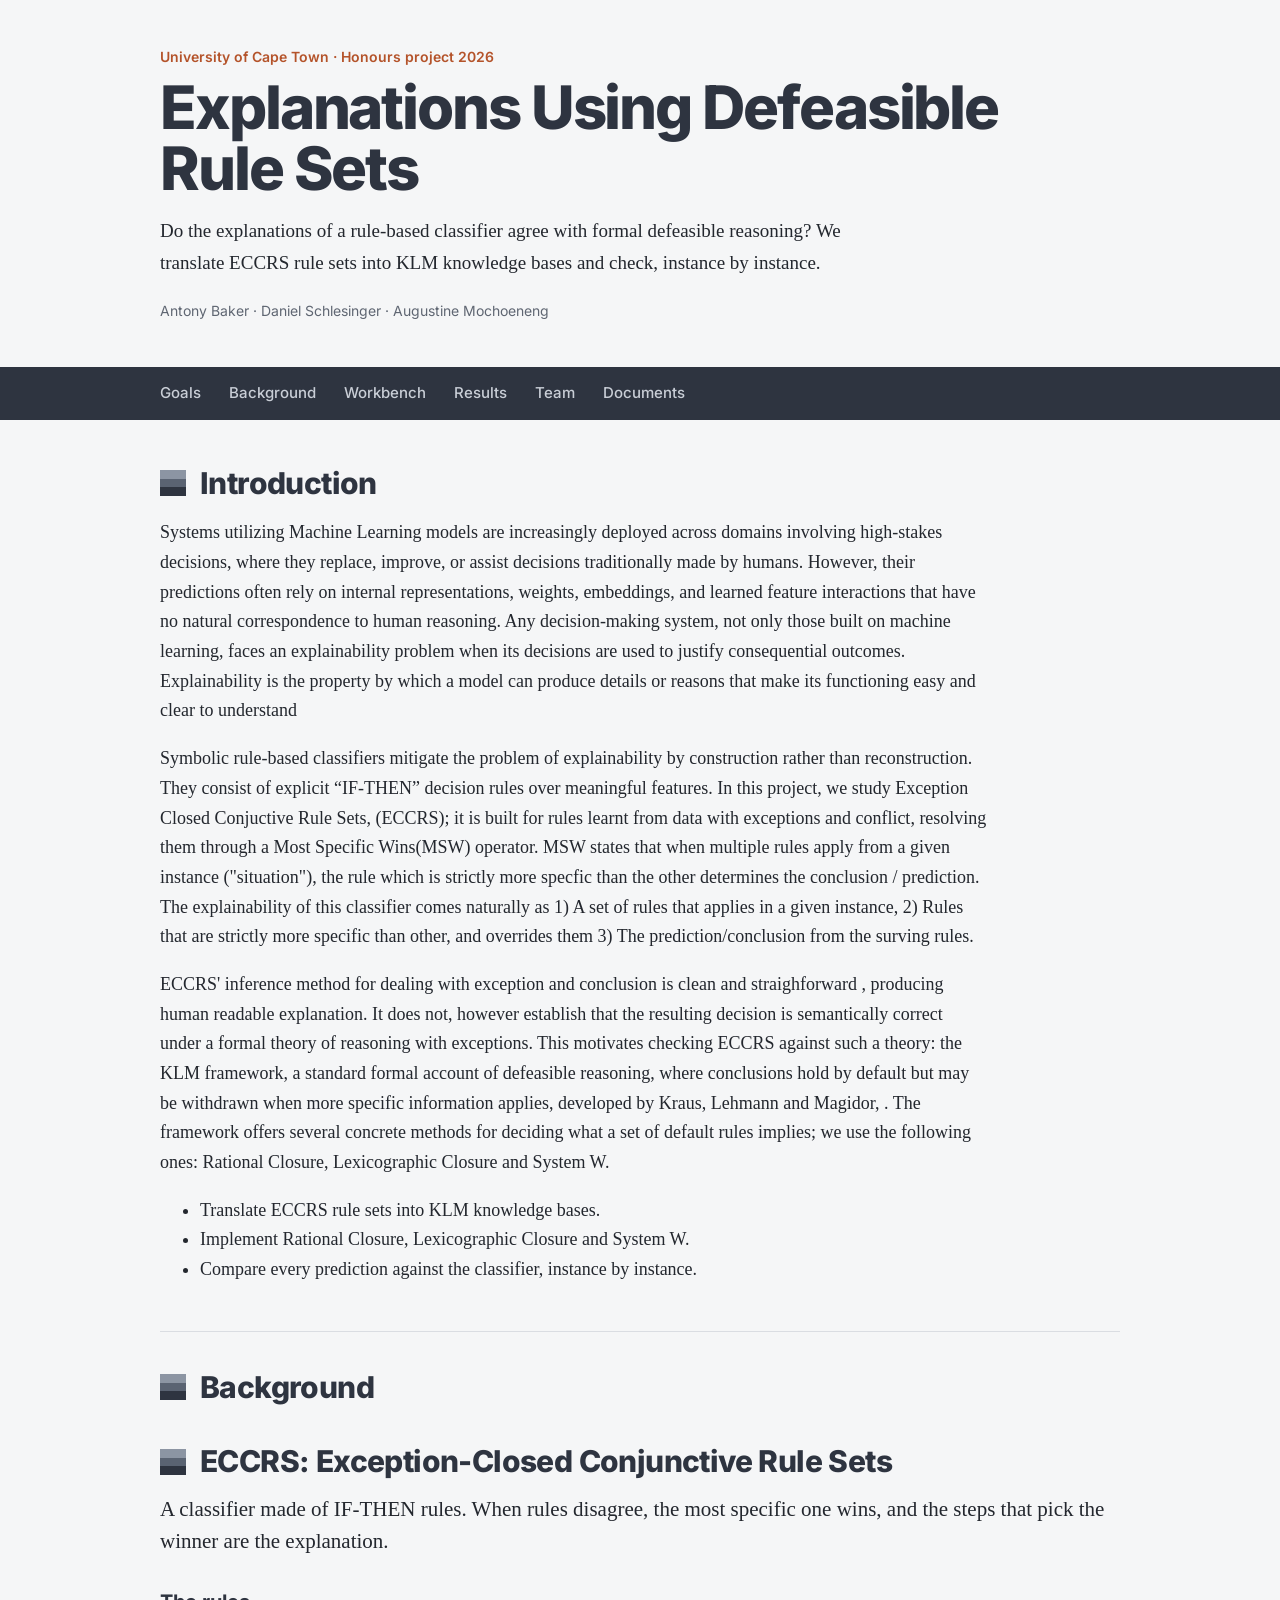
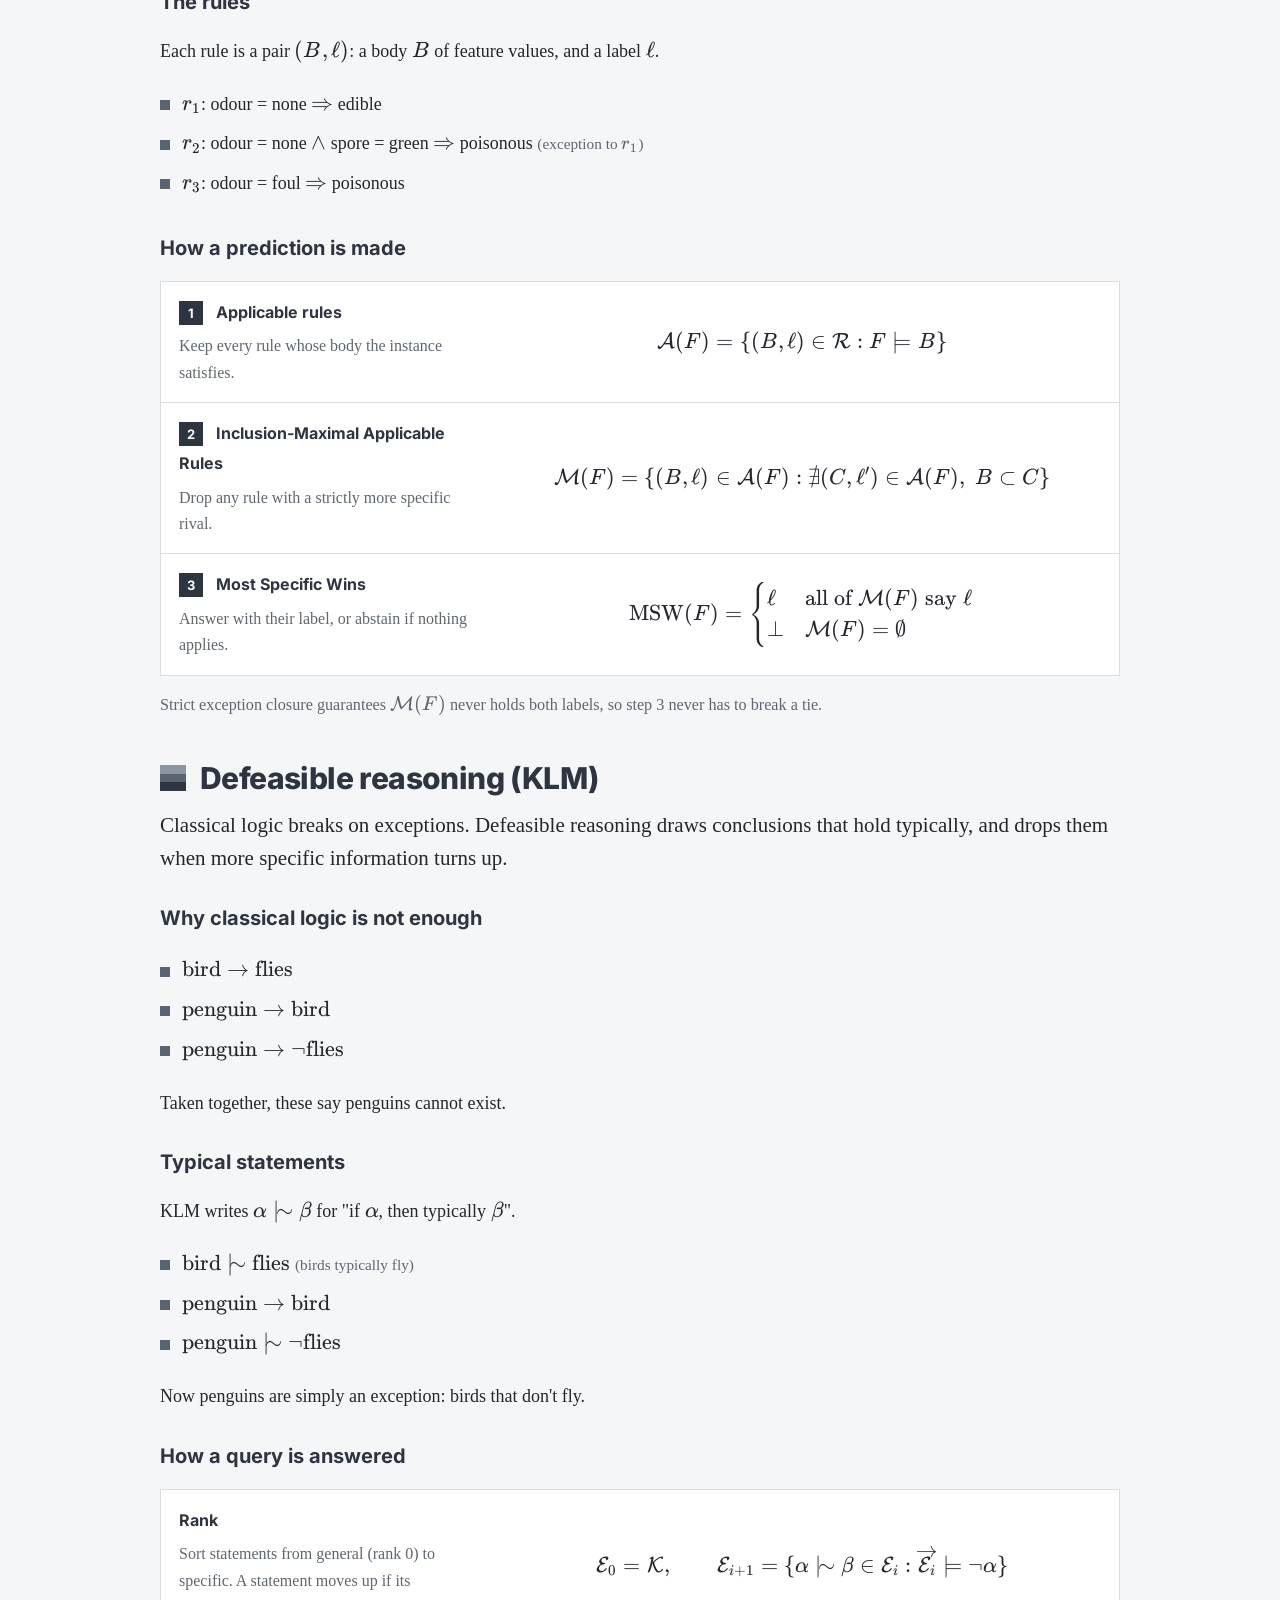
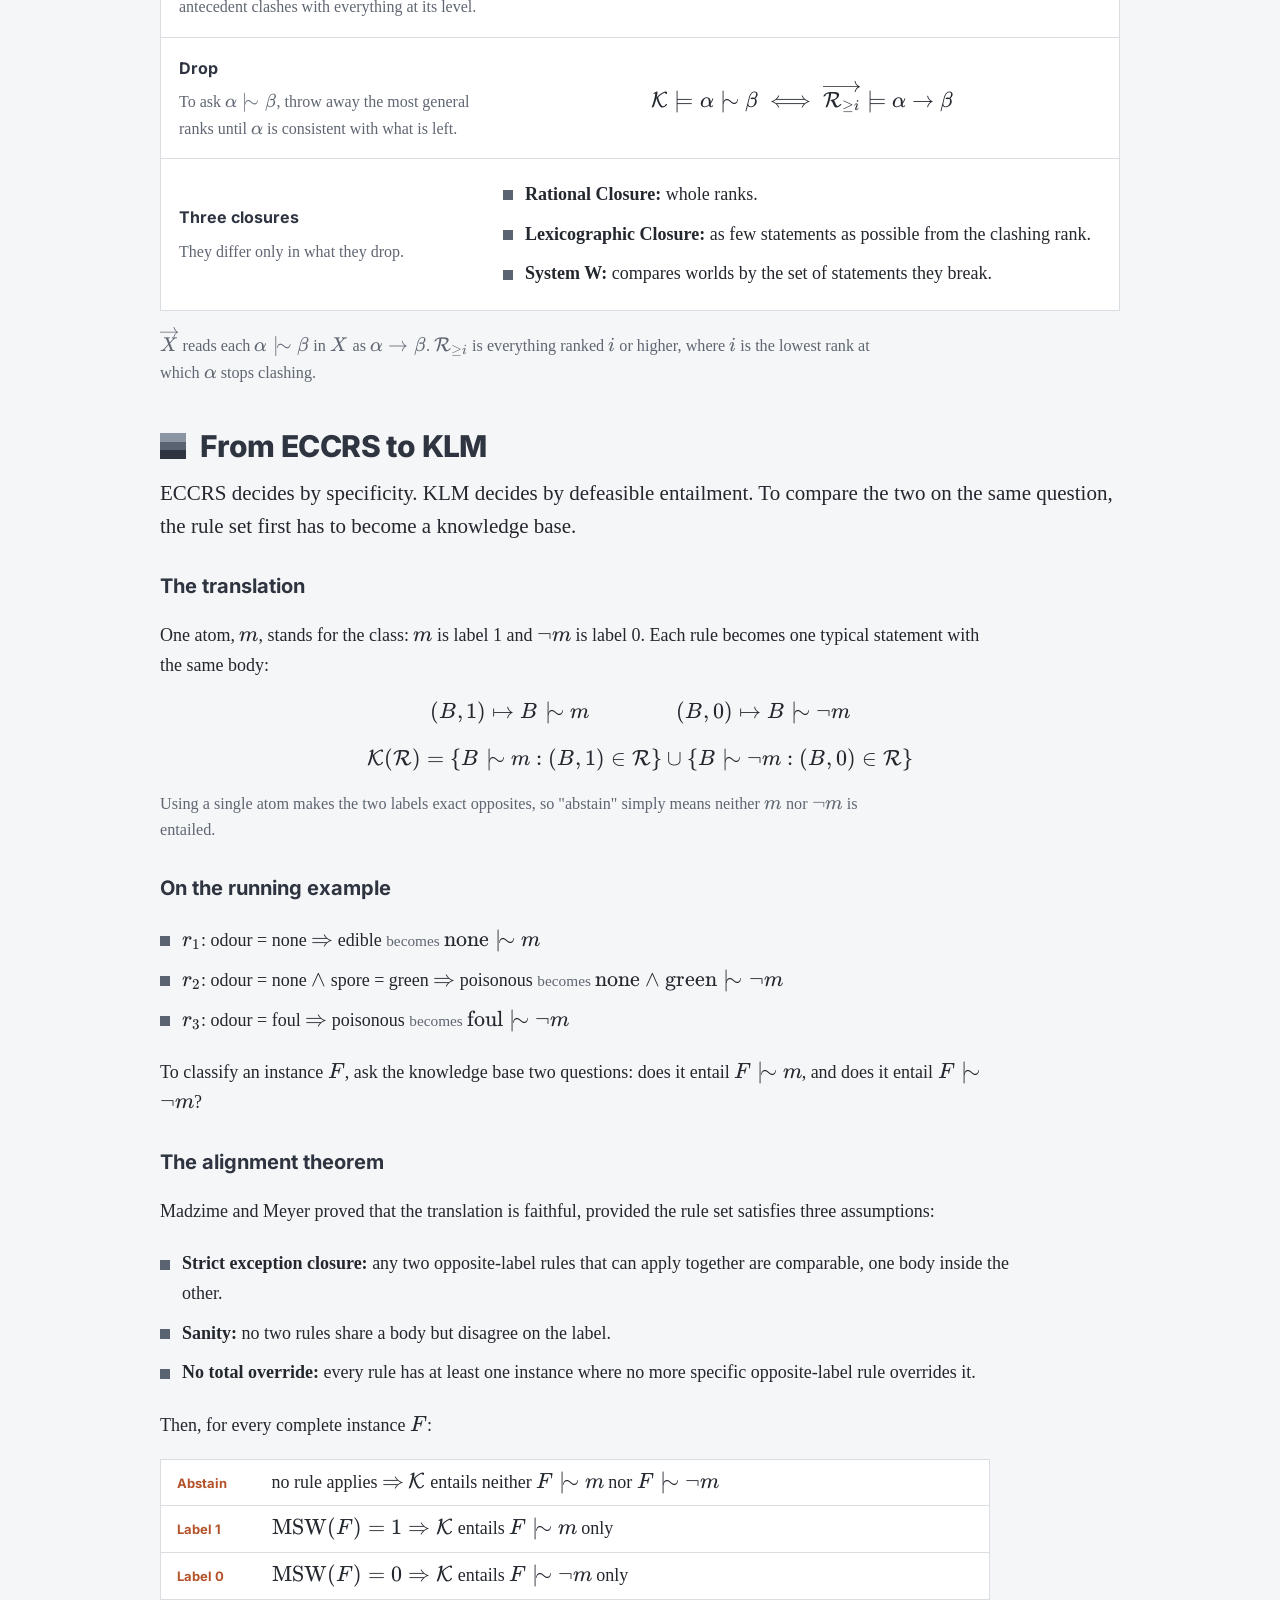
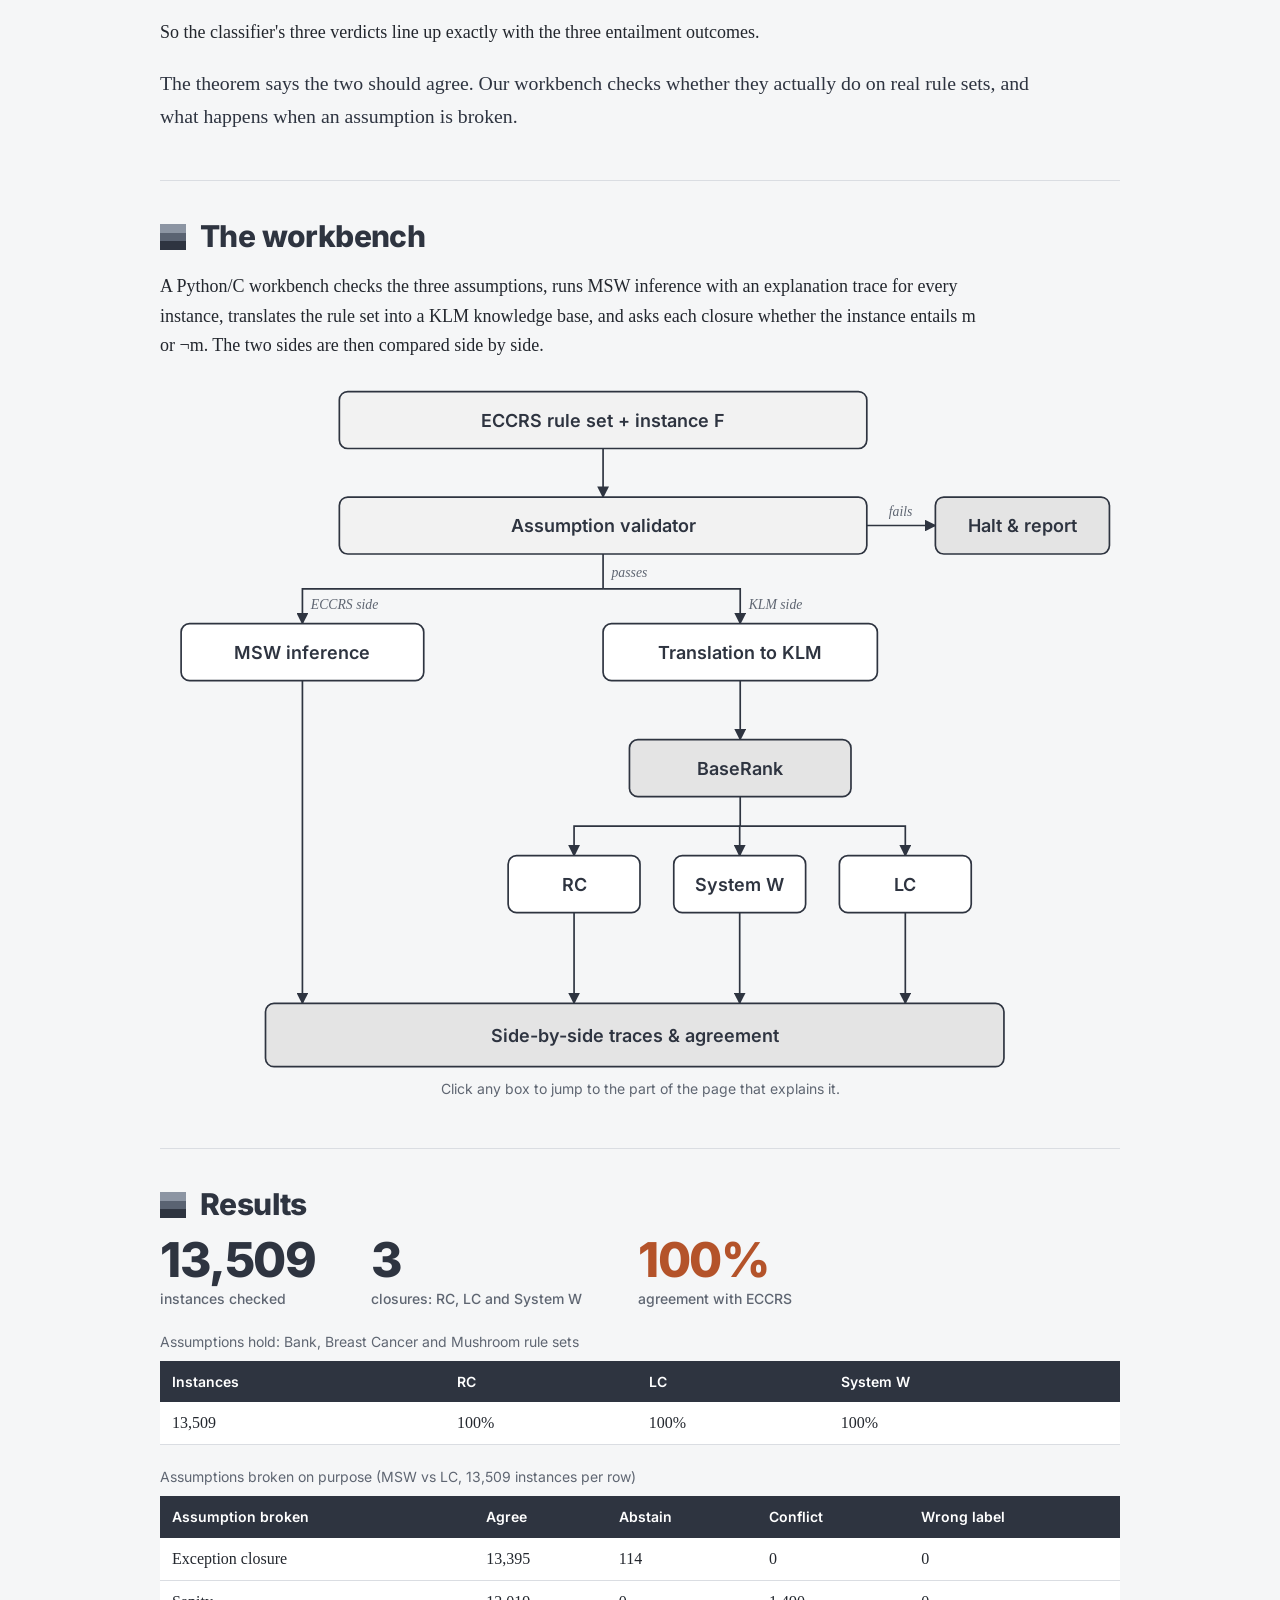
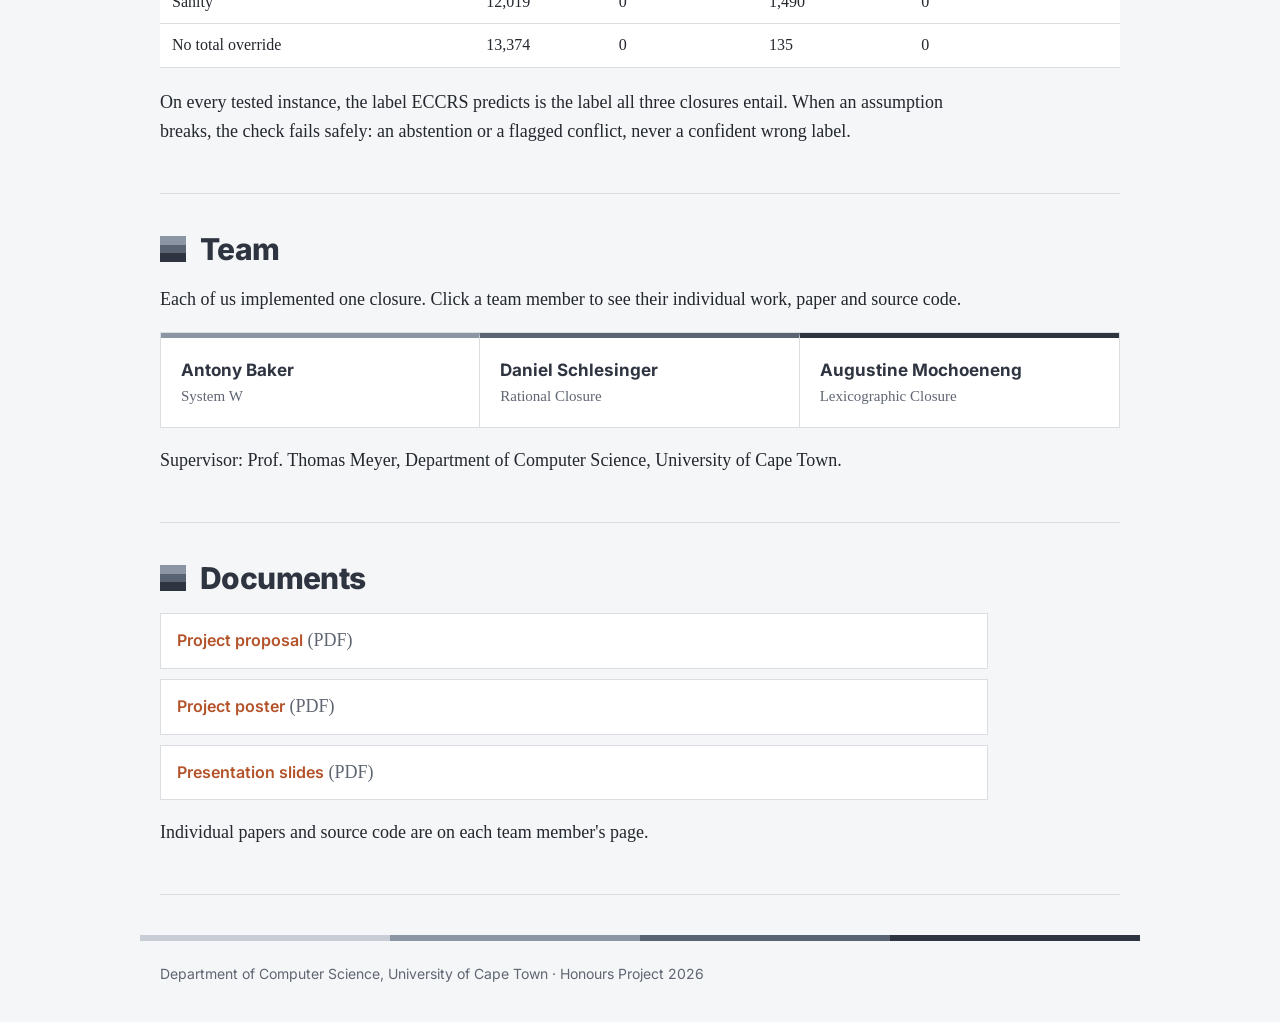
<file: index.html>
<!DOCTYPE html>
<html lang="en">
<head>
  <meta charset="utf-8">
  <meta name="viewport" content="width=device-width, initial-scale=1">
  <title>EDRS: Explanations Using Defeasible Rule Sets</title>
  <link rel="stylesheet" href="style.css">
  <link rel="stylesheet" href="katex/katex.min.css">
  <script defer src="katex/katex.min.js"></script>
  <script defer src="katex/contrib/auto-render.min.js"></script>
  <script>
    document.addEventListener("DOMContentLoaded", function () {
      renderMathInElement(document.body, {
        delimiters: [
          { left: "$$", right: "$$", display: true },
          { left: "$", right: "$", display: false }
        ], 
        macros: { "\\dent": "\\mathrel{\\mid\\!\\sim}" }
      });
    });
  </script>
</head>
<body>

<header class="home">
  <div class="hero">
    <div class="hero-text">
      <div>
        <p class="kicker">University of Cape Town &middot; Honours project 2026</p>
        <h1>Explanations Using Defeasible Rule Sets</h1>
        <p class="summary">
          Do the explanations of a rule-based classifier agree with formal defeasible reasoning?
          We translate ECCRS rule sets into KLM knowledge bases and check, instance by instance.
        </p>
      </div>
      <p class="members">Antony Baker &middot; Daniel Schlesinger &middot; Augustine Mochoeneng</p>
    </div>
  </div>
  <nav>
    <a href="#goals">Goals</a>
    <a href="#background">Background</a>
    <a href="#workbench">Workbench</a>
    <a href="#results">Results</a>
    <a href="#team">Team</a>
    <a href="#documents">Documents</a>
  </nav>
</header>

<main>

  <section id="goals">
    <h2>Introduction</h2>
    <p>
    Systems utilizing Machine Learning models are increasingly 
    deployed across domains involving high-stakes decisions, where they
    replace, improve, or assist decisions traditionally made by humans.
    However, their predictions often rely on internal representations,
    weights, embeddings, and learned feature interactions that have
    no natural correspondence to human reasoning. 
    Any decision-making system, not only those built on machine learning, faces an 
    explainability problem when its decisions are used to justify consequential outcomes.
    Explainability is the property by which a model can produce details or reasons that make its 
    functioning easy and clear to understand
    </p>
    <p>
    Symbolic rule-based classifiers mitigate the problem of explainability by construction rather than reconstruction.
    They consist of explicit “IF-THEN” decision rules over meaningful features.

    In this project, we study Exception Closed Conjuctive Rule Sets, (ECCRS); it is built for rules learnt from data with 
    exceptions and conflict, resolving them through a Most Specific Wins(MSW) operator. MSW states that when multiple rules apply from a 
    given instance ("situation"), the rule which is strictly more specfic than the other determines the conclusion / prediction. 
    The explainability of this classifier comes naturally as 1) A set of rules that applies in a given instance, 
    2) Rules that are strictly more specific than other, and overrides them 3) The prediction/conclusion from the surving rules. 
    </p>
                
    <p>

    ECCRS' inference method for dealing with exception and conclusion is clean and straighforward , producing human readable explanation. 
    It does not, however establish that the resulting decision is semantically correct under a formal theory of reasoning with exceptions. 
    This motivates checking ECCRS against such a theory: the KLM framework, a standard formal account of defeasible reasoning, 
    where conclusions hold by default but may be withdrawn when more specific information applies, 
    developed by Kraus, Lehmann and Magidor, <link> </link>. The framework offers several concrete methods for
    deciding what a set of default rules implies; we use the following ones: Rational Closure, Lexicographic Closure and System W.
    </p>
    <ul>
      <li>Translate ECCRS rule sets into KLM knowledge bases.</li>
      <li>Implement Rational Closure, Lexicographic Closure and System W.</li>
      <li>Compare every prediction against the classifier, instance by instance.</li>
    </ul>
  </section>

  <section id="background">
    <h2>Background</h2>
  
   <section id="eccrs">
    <h2>ECCRS: Exception-Closed Conjunctive Rule Sets</h2>
    <p class="lead">
      A classifier made of IF-THEN rules. When rules disagree, the most specific one wins,
      and the steps that pick the winner are the explanation.
    </p>

    <h3>The rules</h3>
    <p>Each rule is a pair $(B, \ell)$: a body $B$ of feature values, and a label $\ell$.</p>
    <ul class="rules">
      <li>$r_1$: odour = none $\Rightarrow$ edible</li>
      <li>$r_2$: odour = none $\land$ spore = green $\Rightarrow$ poisonous <span class="tag">(exception to $r_1$)</span></li>
      <li>$r_3$: odour = foul $\Rightarrow$ poisonous</li>
    </ul>

    <h3 id="msw">How a prediction is made</h3>
    <div class="steps" >
      <div class="step">
        <div class="what">
          <span class="n">1</span>
          <strong>Applicable rules</strong>
          <p>Keep every rule whose body the instance satisfies.</p>
        </div>
        $$\mathcal{A}(F) = \{ (B, \ell) \in \mathcal{R} : F \models B \}$$
      </div>
      <div class="step">
        <div class="what">
          <span class="n">2</span>
          <strong>Inclusion-Maximal Applicable Rules</strong>
          <p>Drop any rule with a strictly more specific rival.</p>
        </div>
        $$\mathcal{M}(F) = \{ (B, \ell) \in \mathcal{A}(F) : \nexists (C, \ell') \in \mathcal{A}(F),\ B \subset C \}$$
      </div>
      <div class="step">
        <div class="what">
          <span class="n">3</span>
          <strong>Most Specific Wins</strong>
          <p>Answer with their label, or abstain if nothing applies.</p>
        </div>
        $$\mathrm{MSW}(F) = \begin{cases} \ell & \text{all of } \mathcal{M}(F) \text{ say } \ell \\ \bot & \mathcal{M}(F) = \emptyset \end{cases}$$
      </div>
    </div>
    <p class="note">
      Strict exception closure guarantees $\mathcal{M}(F)$ never holds both labels, so step 3
      never has to break a tie.
    </p>

  </section>    
  <section id="defeasible" class="explain">
    <h2>Defeasible reasoning (KLM)</h2>
    <p class="lead">
      Classical logic breaks on exceptions. Defeasible reasoning draws conclusions that hold
      typically, and drops them when more specific information turns up.
    </p>

    <h3>Why classical logic is not enough</h3>
    <ul class="rules">
      <li>$\text{bird} \rightarrow \text{flies}$</li>
      <li>$\text{penguin} \rightarrow \text{bird}$</li>
      <li>$\text{penguin} \rightarrow \neg\text{flies}$</li>
    </ul>
    <p>Taken together, these say penguins cannot exist.</p>

    <h3>Typical statements</h3>
    <p>KLM writes $\alpha \dent \beta$ for "if $\alpha$, then typically $\beta$".</p>
    <ul class="rules">
      <li>$\text{bird} \dent \text{flies}$ <span class="tag">(birds typically fly)</span></li>
      <li>$\text{penguin} \rightarrow \text{bird}$</li>
      <li>$\text{penguin} \dent \neg\text{flies}$</li>
    </ul>
    <p>Now penguins are simply an exception: birds that don't fly.</p>

    <h3>How a query is answered</h3>
    <div class="steps">
      <div class="step">
        <div class="what">
          <strong>Rank</strong>
          <p>Sort statements from general (rank 0) to specific. A statement moves up if its
            antecedent clashes with everything at its level.</p>
        </div>
        $$\mathcal{E}_0 = \mathcal{K}, \qquad \mathcal{E}_{i+1} = \{ \alpha \dent \beta \in \mathcal{E}_i : \overrightarrow{\mathcal{E}_i} \models \neg\alpha \}$$
      </div>
      <div class="step">
        <div class="what">
          <strong>Drop</strong>
          <p>To ask $\alpha \dent \beta$, throw away the most general ranks until $\alpha$ is
            consistent with what is left.</p>
        </div>
        $$\mathcal{K} \models \alpha \dent \beta \iff \overrightarrow{\mathcal{R}_{\geq i}} \models \alpha \rightarrow \beta$$
      </div>
      <div class="step">
        <div class="what">
          <strong>Three closures</strong>
          <p>They differ only in what they drop.</p>
        </div>
        <ul class="closures">
          <li><b>Rational Closure:</b> whole ranks.</li>
          <li><b>Lexicographic Closure:</b> as few statements as possible from the clashing rank.</li>
          <li><b>System W:</b> compares worlds by the set of statements they break.</li>
        </ul>
      </div>
    </div>
    <p class="note">
      $\overrightarrow{X}$ reads each $\alpha \dent \beta$ in $X$ as $\alpha \rightarrow \beta$.
      $\mathcal{R}_{\geq i}$ is everything ranked $i$ or higher, where $i$ is the lowest rank at
      which $\alpha$ stops clashing.
    </p>
  </section>

  <section id="translation" class="explain">
    <h2>From ECCRS to KLM</h2>
    <p class="lead">
      ECCRS decides by specificity. KLM decides by defeasible entailment. To compare the two
      on the same question, the rule set first has to become a knowledge base.
    </p>

    <h3>The translation</h3>
    <p>
      One atom, $m$, stands for the class: $m$ is label 1 and $\neg m$ is label 0. Each rule
      becomes one typical statement with the same body:
    </p>
    $$(B, 1) \mapsto B \dent m \qquad\qquad (B, 0) \mapsto B \dent \neg m$$
    $$\mathcal{K}(\mathcal{R}) = \{ B \dent m : (B, 1) \in \mathcal{R} \} \cup \{ B \dent \neg m : (B, 0) \in \mathcal{R} \}$$
    <p class="note">
      Using a single atom makes the two labels exact opposites, so "abstain" simply means
      neither $m$ nor $\neg m$ is entailed.
    </p>

    <h3>On the running example</h3>
    <ul class="rules">
      <li>$r_1$: odour = none $\Rightarrow$ edible <span class="tag">becomes</span> $\text{none} \dent m$</li>
      <li>$r_2$: odour = none $\land$ spore = green $\Rightarrow$ poisonous <span class="tag">becomes</span> $\text{none} \land \text{green} \dent \neg m$</li>
      <li>$r_3$: odour = foul $\Rightarrow$ poisonous <span class="tag">becomes</span> $\text{foul} \dent \neg m$</li>
    </ul>
    <p>
      To classify an instance $F$, ask the knowledge base two questions: does it entail
      $F \dent m$, and does it entail $F \dent \neg m$?
    </p>

    <h3 id="theorem">The alignment theorem</h3>
    <p>
      Madzime and Meyer proved that the translation is faithful, provided the rule set
      satisfies three assumptions:
    </p>
    <ul class="closures">
      <li><b>Strict exception closure:</b> any two opposite-label rules that can apply together
        are comparable, one body inside the other.</li>
      <li><b>Sanity:</b> no two rules share a body but disagree on the label.</li>
      <li><b>No total override:</b> every rule has at least one instance where no more
        specific opposite-label rule overrides it.</li>
    </ul>
    <p>Then, for every complete instance $F$:</p>
    <ol class="trace">
      <li><b class="k">Abstain</b> no rule applies $\Rightarrow$ $\mathcal{K}$ entails neither $F \dent m$ nor $F \dent \neg m$</li>
      <li><b class="k">Label 1</b> $\mathrm{MSW}(F) = 1 \Rightarrow \mathcal{K}$ entails $F \dent m$ only</li>
      <li><b class="k">Label 0</b> $\mathrm{MSW}(F) = 0 \Rightarrow \mathcal{K}$ entails $F \dent \neg m$ only</li>
    </ol>
    <p>So the classifier's three verdicts line up exactly with the three entailment outcomes.</p>
    <p class="punchline">
      The theorem says the two should agree. Our workbench checks whether they actually do on
      real rule sets, and what happens when an assumption is broken.
    </p>
  </section>                    

  </section>

  <section id="workbench">
    <h2>The workbench</h2>
    <p>
      A Python/C workbench checks the three assumptions, runs MSW inference with an explanation trace
      for every instance, translates the rule set into a KLM knowledge base, and asks each closure
      whether the instance entails m or &not;m. The two sides are then compared side by side.
    </p>
    <figure>
      <svg class="wb" viewBox="0 0 910 660" role="img" aria-label="Workbench pipeline. Each box links to the section that explains it.">
        <defs><marker id="arr" viewBox="0 0 10 10" refX="9" refY="5" markerWidth="7" markerHeight="7" orient="auto-start-reverse"><path d="M0 0 L10 5 L0 10 z"/></marker></defs>
        <g class="lines">
          <path d="M420 64 L420 110" marker-end="url(#arr)"/>
          <path d="M670 137 L735 137" marker-end="url(#arr)"/>
          <path d="M420 164 L420 197"/>
          <path d="M420 197 L135 197 L135 230" marker-end="url(#arr)"/>
          <path d="M420 197 L550 197 L550 230" marker-end="url(#arr)"/>
          <path d="M550 284 L550 340" marker-end="url(#arr)"/>
          <path d="M550 394 L550 422"/>
          <path d="M550 422 L392.5 422 L392.5 450" marker-end="url(#arr)"/>
          <path d="M550 422 L549.5 422 L549.5 450" marker-end="url(#arr)"/>
          <path d="M550 422 L706.5 422 L706.5 450" marker-end="url(#arr)"/>
          <path d="M135 284 L135 590" marker-end="url(#arr)"/>
          <path d="M392.5 504 L392.5 590" marker-end="url(#arr)"/>
          <path d="M549.5 504 L549.5 590" marker-end="url(#arr)"/>
          <path d="M706.5 504 L706.5 590" marker-end="url(#arr)"/>
        </g>
        <text class="lbl" x="702" y="128" text-anchor="middle">fails</text>
        <text class="lbl" x="428" y="186" text-anchor="start">passes</text>
        <text class="lbl" x="143" y="216" text-anchor="start">ECCRS side</text>
        <text class="lbl" x="558" y="216" text-anchor="start">KLM side</text>
        <a href="#eccrs"><rect x="170" y="10" width="500" height="54" rx="8" fill="#F2F2F2"/><text x="420" y="37">ECCRS rule set + instance F</text></a>
        <a href="#theorem"><rect x="170" y="110" width="500" height="54" rx="8" fill="#F2F2F2"/><text x="420" y="137">Assumption validator</text></a>
        <a href="#broken"><rect x="735" y="110" width="165" height="54" rx="8" fill="#E4E4E4"/><text x="817.5" y="137">Halt &amp; report</text></a>
        <a href="#msw"><rect x="20" y="230" width="230" height="54" rx="8" fill="#FFFFFF"/><text x="135" y="257">MSW inference</text></a>
        <a href="#translation"><rect x="420" y="230" width="260" height="54" rx="8" fill="#FFFFFF"/><text x="550" y="257">Translation to KLM</text></a>
        <a href="daniel/index.html#ranking"><rect x="445" y="340" width="210" height="54" rx="8" fill="#E4E4E4"/><text x="550" y="367">BaseRank</text></a>
        <a href="daniel/index.html"><rect x="330" y="450" width="125" height="54" rx="8" fill="#FFFFFF"/><text x="392.5" y="477">RC</text></a>
        <a href="antony/index.html"><rect x="487" y="450" width="125" height="54" rx="8" fill="#FFFFFF"/><text x="549.5" y="477">System W</text></a>
        <a href="august/index.html"><rect x="644" y="450" width="125" height="54" rx="8" fill="#FFFFFF"/><text x="706.5" y="477">LC</text></a>
        <a href="#results"><rect x="100" y="590" width="700" height="60" rx="8" fill="#E4E4E4"/><text x="450" y="620">Side-by-side traces &amp; agreement</text></a>
      </svg>
      <figcaption>Click any box to jump to the part of the page that explains it.</figcaption>
    </figure>
  </section>

  <section id="results">
    <h2>Results</h2>
    <div class="stats">
      <p class="stat">13,509<small>instances checked</small></p>
      <p class="stat">3<small>closures: RC, LC and System W</small></p>
      <p class="stat hot">100%<small>agreement with ECCRS</small></p>
    </div>
    <table>
      <caption>Assumptions hold: Bank, Breast Cancer and Mushroom rule sets</caption>
      <thead>
        <tr><th>Instances</th><th>RC</th><th>LC</th><th>System W</th></tr>
      </thead>
      <tbody>
        <tr><td>13,509</td><td>100%</td><td>100%</td><td>100%</td></tr>
      </tbody>
    </table>

    <table>
      <caption>Assumptions broken on purpose (MSW vs LC, 13,509 instances per row)</caption>
      <thead>
        <tr><th>Assumption broken</th><th>Agree</th><th>Abstain</th><th>Conflict</th><th>Wrong label</th></tr>
      </thead>
      <tbody>
        <tr><td>Exception closure</td><td>13,395</td><td>114</td><td>0</td><td>0</td></tr>
        <tr><td>Sanity</td><td>12,019</td><td>0</td><td>1,490</td><td>0</td></tr>
        <tr><td>No total override</td><td>13,374</td><td>0</td><td>135</td><td>0</td></tr>
      </tbody>
    </table>
    <p>
      On every tested instance, the label ECCRS predicts is the label all three closures entail.
      When an assumption breaks, the check fails safely: an abstention or a flagged conflict,
      never a confident wrong label.
    </p>
  </section>

  <section id="team">
    <h2>Team</h2>
    <p>Each of us implemented one closure. Click a team member to see their individual work, paper and source code.</p>
    <div class="cards">
      <a class="card" href="antony/index.html">
        <strong>Antony Baker</strong>
        <span>System W</span>
      </a>
      <a class="card" href="daniel/index.html">
        <strong>Daniel Schlesinger</strong>
        <span>Rational Closure</span>
      </a>
      <a class="card" href="august/index.html">
        <strong>Augustine Mochoeneng</strong>
        <span>Lexicographic Closure</span>
      </a>
    </div>
    <p>Supervisor: Prof. Thomas Meyer, Department of Computer Science, University of Cape Town.</p>
  </section>

  <section id="documents">
    <h2>Documents</h2>
    <ul>
      <li><a href="docs/Project_Proposal.pdf">Project proposal</a> (PDF)</li>
      <li><a href="docs/EDRS_final.pdf">Project poster</a> (PDF)</li>
      <li><a href="docs/edrs-3.pdf">Presentation slides</a> (PDF)</li>
    </ul>
    <p>Individual papers and source code are on each team member's page.</p>
  </section>

</main>

<footer>
  <p>Department of Computer Science, University of Cape Town &middot; Honours Project 2026</p>
</footer>

</body>
</html>
</file>
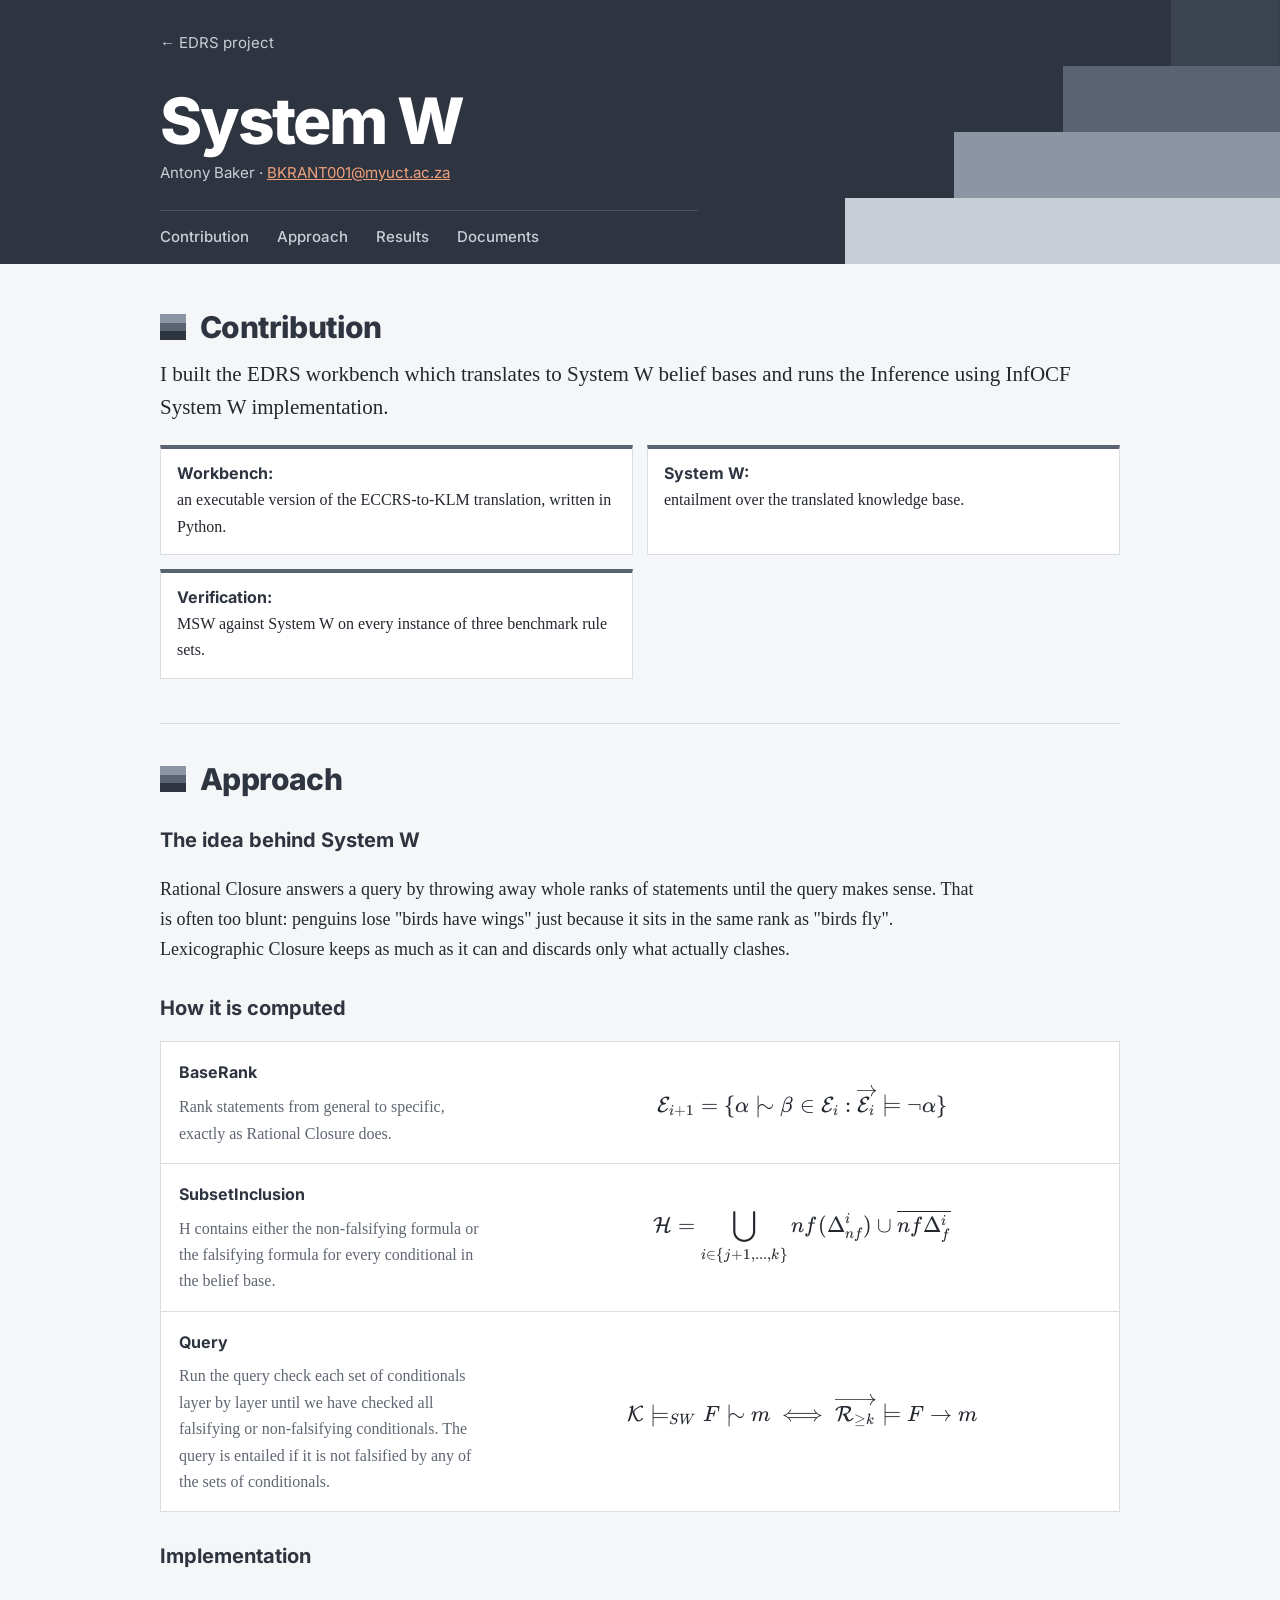
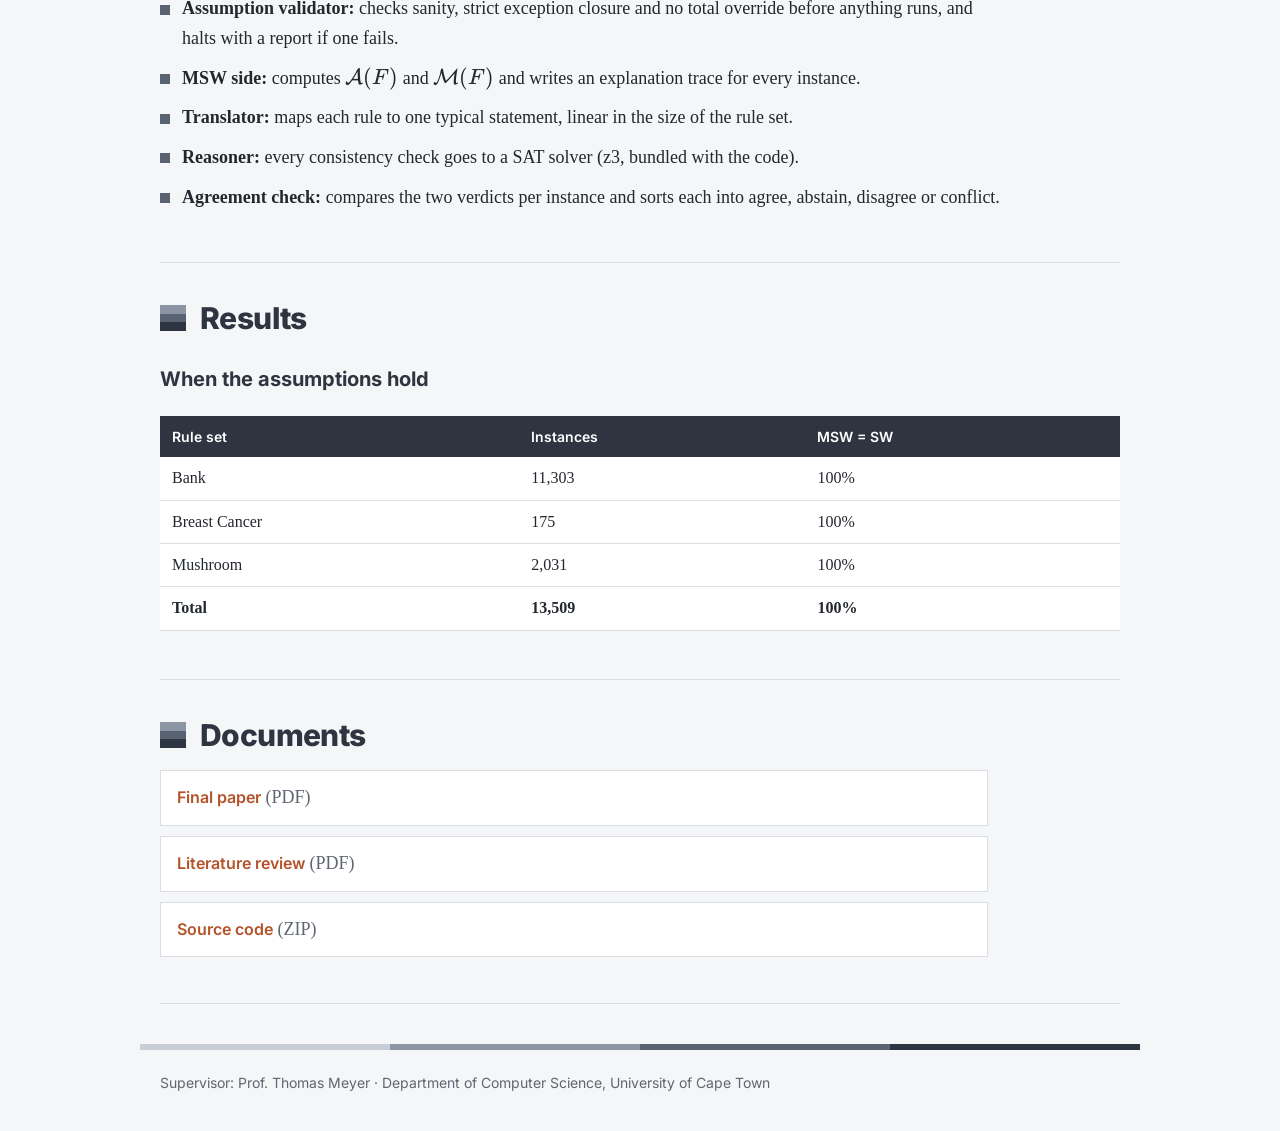
<file: antony/index.html>
<!DOCTYPE html>
<html lang="en">
<head>
  <meta charset="utf-8">
  <meta name="viewport" content="width=device-width, initial-scale=1">
  <title>Antony Baker: Rational Closure | EDRS</title>
  <link rel="stylesheet" href="../style.css">
  <link rel="stylesheet" href="../katex/katex.min.css">
  <script defer src="../katex/katex.min.js"></script>
  <script defer src="../katex/contrib/auto-render.min.js"></script>
  <script>
    document.addEventListener("DOMContentLoaded", function () {
      renderMathInElement(document.body, {
        delimiters: [
          { left: "$$", right: "$$", display: true },
          { left: "$", right: "$", display: false }
        ],
        macros: { "\\dent": "\\mathrel{\\mid\\!\\sim}" }
      });
    });
  </script>
</head>
<body>

<header>
  <p class="back"><a href="../index.html">&larr; EDRS project</a></p>
  <h1>System W</h1>
  <p class="byline">Antony Baker &middot; <a href="mailto:BKRANT001@myuct.ac.za">BKRANT001@myuct.ac.za</a></p>
  <nav>
    <a href="#contribution">Contribution</a>
    <a href="#approach">Approach</a>
    <a href="#results">Results</a>
    <a href="#documents">Documents</a>
  </nav>
</header>

<main>

  <section id="contribution" class="explain">
    <h2>Contribution</h2>
    <p class="lead">
      I built the EDRS workbench which translates to System W 
      belief bases and runs the Inference using InfOCF System W 
      implementation.
    </p>
    <ul class="rules">
      <li><b>Workbench:</b> an executable version of the ECCRS-to-KLM translation, written in Python.</li>
      <li><b>System W:</b> entailment over the translated knowledge base.</li>
      <li><b>Verification:</b> MSW against System W on every instance of three benchmark rule sets.</li>
    </ul>
  </section>

  <section id="approach" class="explain">
    <h2>Approach</h2>

    <h3>The idea behind System W</h3>
    <p>
      Rational Closure answers a query by throwing away whole ranks of statements until the
      query makes sense. That is often too blunt: penguins lose "birds have wings" just because
      it sits in the same rank as "birds fly". Lexicographic Closure keeps as much as it can and
      discards only what actually clashes.
    </p>

    <h3>How it is computed</h3>
    <div class="steps">
      <div class="step">
        <div class="what">
          <strong>BaseRank</strong>
          <p>Rank statements from general to specific, exactly as Rational Closure does.</p>
        </div>
        $$\mathcal{E}_{i+1} = \{ \alpha \dent \beta \in \mathcal{E}_i : \overrightarrow{\mathcal{E}_i} \models \neg\alpha \}$$
      </div>
      <div class="step">
        <div class="what">
          <strong>SubsetInclusion</strong>
          <p>H contains either the non-falsifying formula or the falsifying formula for every conditional in the belief base.</p>
        </div>
        $$\mathcal{H} = \bigcup_{i \in \{j+1,...,k\}} nf(\Delta_{nf}^i) \cup \overline{nf\Delta_{f}^i}$$
      </div>
      <div class="step">
        <div class="what">
          <strong>Query</strong>
          <p>Run the query check each set of conditionals layer by layer until 
            we have checked all falsifying or non-falsifying conditionals. The query is entailed
            if it is not falsified by any of the sets of conditionals.
          </p>
            
        </div>
        $$\mathcal{K} \models_{SW} F \dent m \iff \overrightarrow{\mathcal{R}_{\geq k}} \models F \rightarrow m$$
      </div>
    </div>

    <h3>Implementation</h3>
    <ul class="rules">
      <li><b>Assumption validator:</b> checks sanity, strict exception closure and no total override
        before anything runs, and halts with a report if one fails.</li>
      <li><b>MSW side:</b> computes $\mathcal{A}(F)$ and $\mathcal{M}(F)$ and writes an explanation
        trace for every instance.</li>
      <li><b>Translator:</b> maps each rule to one typical statement, linear in the size of the rule set.</li>
      <li><b>Reasoner:</b> every consistency check goes to a SAT solver (z3, bundled with the
        code).</li>
      <li><b>Agreement check:</b> compares the two verdicts per instance and sorts each into agree,
        abstain, disagree or conflict.</li>
    </ul>
  </section>

  <section id="results" class="explain">
    <h2>Results</h2>

    <h3>When the assumptions hold</h3>
    <table>
      <thead>
        <tr><th>Rule set</th><th>Instances</th><th>MSW = SW</th></tr>
      </thead>
      <tbody>
        <tr><td>Bank</td><td>11,303</td><td>100%</td></tr>
        <tr><td>Breast Cancer</td><td>175</td><td>100%</td></tr>
        <tr><td>Mushroom</td><td>2,031</td><td>100%</td></tr>
        <tr><td><b>Total</b></td><td><b>13,509</b></td><td><b>100%</b></td></tr>
      </tbody>
    </table>

 
  </section>

  <section id="documents">
    <h2>Documents</h2>
    <ul>
      <li><a href="docs/EDRS_Antony_Baker.pdf">Final paper</a> (PDF)</li>
      <li><a href="docs/Literature_Review___EDRS___Antony_Baker.pdf">Literature review</a> (PDF)</li>
      <li><a href="docs/EDRS-main.zip">Source code</a> (ZIP)</li>
    </ul>
  </section>

</main>

<footer>
  <p>Supervisor: Prof. Thomas Meyer &middot; Department of Computer Science, University of Cape Town</p>
</footer>

</body>
</html>
</file>
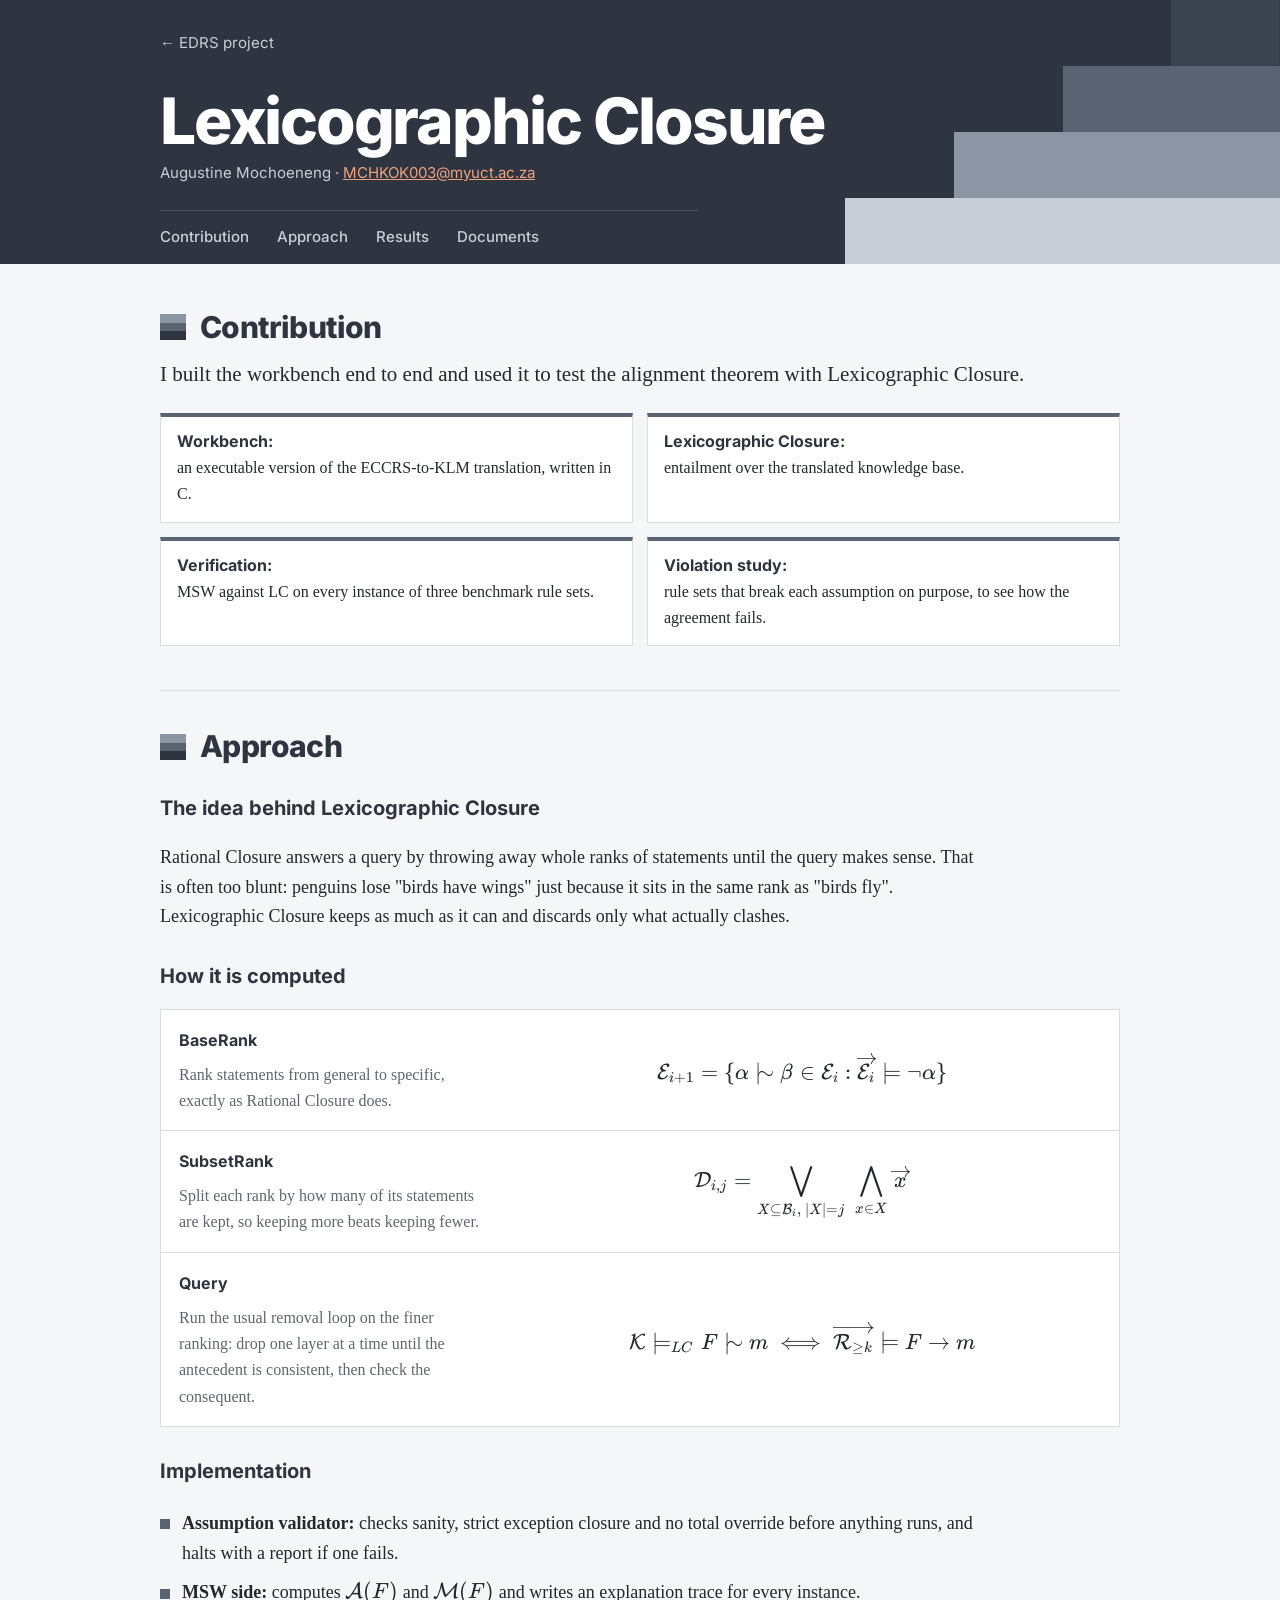
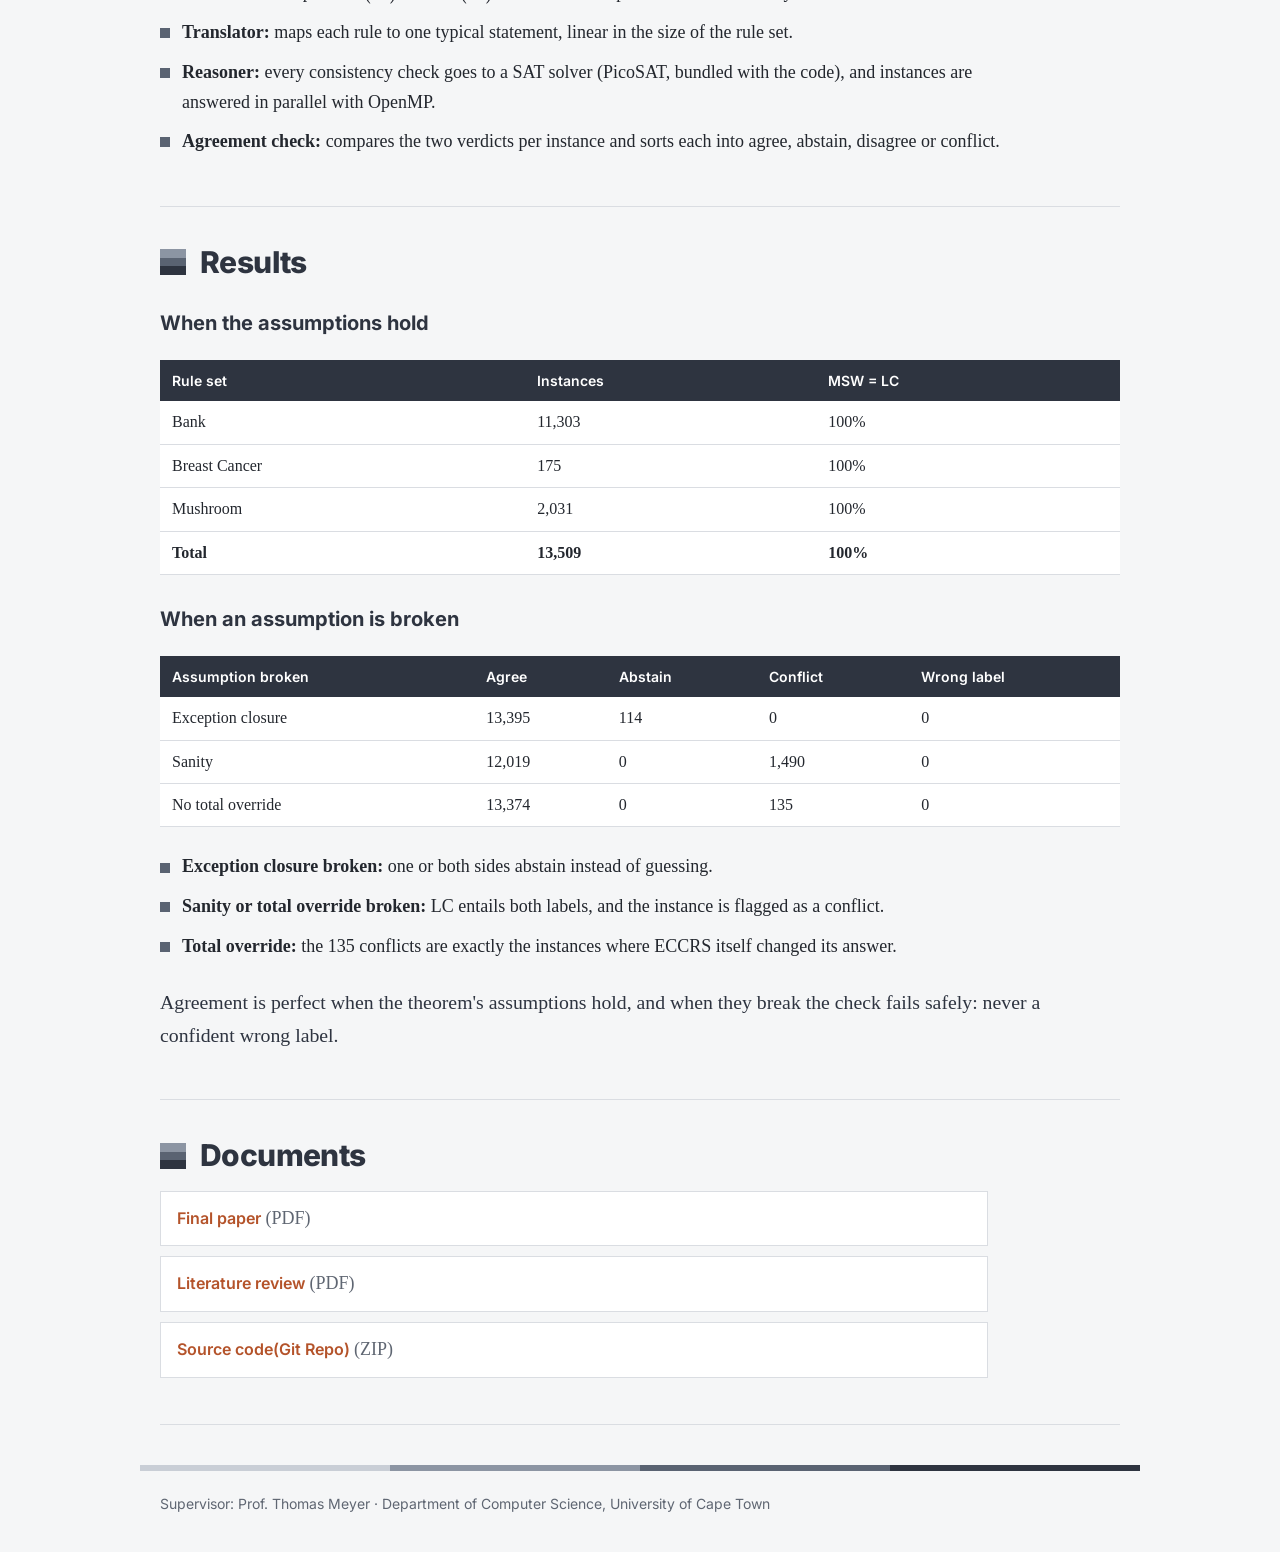
<file: august/index.html>
<!DOCTYPE html>
<html lang="en">
<head>
  <meta charset="utf-8">
  <meta name="viewport" content="width=device-width, initial-scale=1">
  <title>Augustine Mochoeneng: Lexicographic Closure | EDRS</title>
  <link rel="stylesheet" href="../style.css">
  <!-- KaTeX (local copy) -->
  <link rel="stylesheet" href="../katex/katex.min.css">
  <script defer src="../katex/katex.min.js"></script>
  <script defer src="../katex/contrib/auto-render.min.js"></script>
  <script>
    document.addEventListener("DOMContentLoaded", function () {
      renderMathInElement(document.body, {
        delimiters: [
          { left: "$$", right: "$$", display: true },
          { left: "$", right: "$", display: false }
        ],
        macros: { "\\dent": "\\mathrel{\\mid\\!\\sim}" }
      });
    });
  </script>
</head>
<body>

<header>
  <p class="back"><a href="../index.html">&larr; EDRS project</a></p>
  <h1>Lexicographic Closure</h1>
  <p class="byline">Augustine Mochoeneng &middot; <a href="mailto:MCHKOK003@myuct.ac.za">MCHKOK003@myuct.ac.za</a></p>
  <nav>
    <a href="#contribution">Contribution</a>
    <a href="#approach">Approach</a>
    <a href="#results">Results</a>
    <a href="#documents">Documents</a>
  </nav>
</header>

<main>

  <section id="contribution" class="explain">
    <h2>Contribution</h2>
    <p class="lead">
      I built the workbench end to end and used it to test the alignment theorem with
      Lexicographic Closure.
    </p>
    <ul class="rules">
      <li><b>Workbench:</b> an executable version of the ECCRS-to-KLM translation, written in C.</li>
      <li><b>Lexicographic Closure:</b> entailment over the translated knowledge base.</li>
      <li><b>Verification:</b> MSW against LC on every instance of three benchmark rule sets.</li>
      <li><b>Violation study:</b> rule sets that break each assumption on purpose, to see how the
        agreement fails.</li>
    </ul>
  </section>

  <section id="approach" class="explain">
    <h2>Approach</h2>

    <h3>The idea behind Lexicographic Closure</h3>
    <p>
      Rational Closure answers a query by throwing away whole ranks of statements until the
      query makes sense. That is often too blunt: penguins lose "birds have wings" just because
      it sits in the same rank as "birds fly". Lexicographic Closure keeps as much as it can and
      discards only what actually clashes.
    </p>

    <h3>How it is computed</h3>
    <div class="steps">
      <div class="step">
        <div class="what">
          <strong>BaseRank</strong>
          <p>Rank statements from general to specific, exactly as Rational Closure does.</p>
        </div>
        $$\mathcal{E}_{i+1} = \{ \alpha \dent \beta \in \mathcal{E}_i : \overrightarrow{\mathcal{E}_i} \models \neg\alpha \}$$
      </div>
      <div class="step">
        <div class="what">
          <strong>SubsetRank</strong>
          <p>Split each rank by how many of its statements are kept, so keeping more beats keeping fewer.</p>
        </div>
        $$\mathcal{D}_{i,j} = \bigvee_{X \subseteq \mathcal{B}_i,\ |X| = j} \ \bigwedge_{x \in X} \overrightarrow{x}$$
      </div>
      <div class="step">
        <div class="what">
          <strong>Query</strong>
          <p>Run the usual removal loop on the finer ranking: drop one layer at a time until the
            antecedent is consistent, then check the consequent.</p>
        </div>
        $$\mathcal{K} \models_{LC} F \dent m \iff \overrightarrow{\mathcal{R}_{\geq k}} \models F \rightarrow m$$
      </div>
    </div>

    <h3>Implementation</h3>
    <ul class="rules">
      <li><b>Assumption validator:</b> checks sanity, strict exception closure and no total override
        before anything runs, and halts with a report if one fails.</li>
      <li><b>MSW side:</b> computes $\mathcal{A}(F)$ and $\mathcal{M}(F)$ and writes an explanation
        trace for every instance.</li>
      <li><b>Translator:</b> maps each rule to one typical statement, linear in the size of the rule set.</li>
      <li><b>Reasoner:</b> every consistency check goes to a SAT solver (PicoSAT, bundled with the
        code), and instances are answered in parallel with OpenMP.</li>
      <li><b>Agreement check:</b> compares the two verdicts per instance and sorts each into agree,
        abstain, disagree or conflict.</li>
    </ul>
  </section>

  <section id="results" class="explain">
    <h2>Results</h2>

    <h3>When the assumptions hold</h3>
    <table>
      <thead>
        <tr><th>Rule set</th><th>Instances</th><th>MSW = LC</th></tr>
      </thead>
      <tbody>
        <tr><td>Bank</td><td>11,303</td><td>100%</td></tr>
        <tr><td>Breast Cancer</td><td>175</td><td>100%</td></tr>
        <tr><td>Mushroom</td><td>2,031</td><td>100%</td></tr>
        <tr><td><b>Total</b></td><td><b>13,509</b></td><td><b>100%</b></td></tr>
      </tbody>
    </table>

    <h3>When an assumption is broken</h3>
    <table>
      <thead>
        <tr><th>Assumption broken</th><th>Agree</th><th>Abstain</th><th>Conflict</th><th>Wrong label</th></tr>
      </thead>
      <tbody>
        <tr><td>Exception closure</td><td>13,395</td><td>114</td><td>0</td><td>0</td></tr>
        <tr><td>Sanity</td><td>12,019</td><td>0</td><td>1,490</td><td>0</td></tr>
        <tr><td>No total override</td><td>13,374</td><td>0</td><td>135</td><td>0</td></tr>
      </tbody>
    </table>
    <ul class="rules">
      <li><b>Exception closure broken:</b> one or both sides abstain instead of guessing.</li>
      <li><b>Sanity or total override broken:</b> LC entails both labels, and the instance is
        flagged as a conflict.</li>
      <li><b>Total override:</b> the 135 conflicts are exactly the instances where ECCRS itself
        changed its answer.</li>
    </ul>
    <p class="punchline">
      Agreement is perfect when the theorem's assumptions hold, and when they break the check
      fails safely: never a confident wrong label.
    </p>
  </section>

  <section id="documents">
    <h2>Documents</h2>
    <ul>
      <li><a href="docs/AugustineMochoeneng_EDRS_paper-3.pdf">Final paper</a> (PDF)</li>
      <li><a href="docs/MCHKOK003_LITERATURE_REVIEW_FINAL-1.pdf">Literature review</a> (PDF)</li>
                        
      <li><a href="https://github.com/auggieToo/ECCRS-ENGINE">Source code(Git Repo) </a> (ZIP)</li>
    </ul>
  </section>

</main>

<footer>
  <p>Supervisor: Prof. Thomas Meyer &middot; Department of Computer Science, University of Cape Town</p>
</footer>

</body>
</html>
</file>
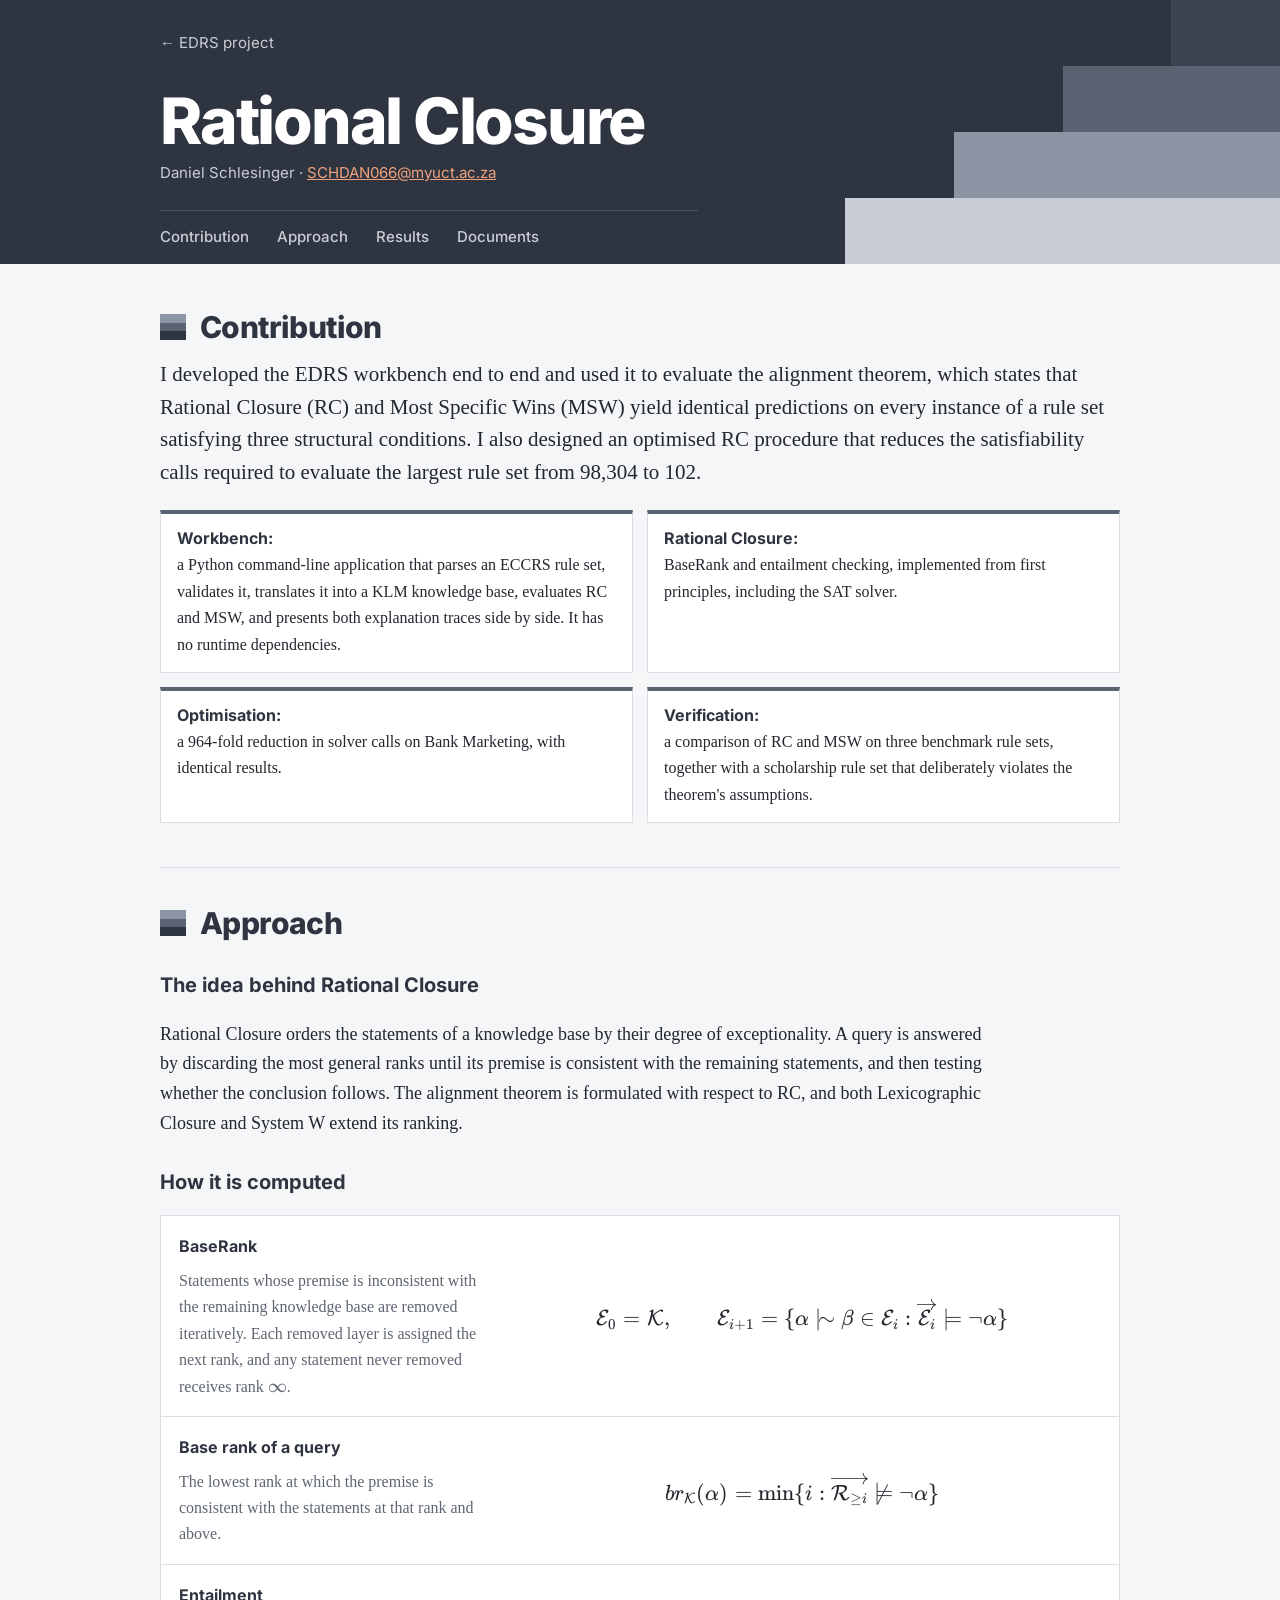
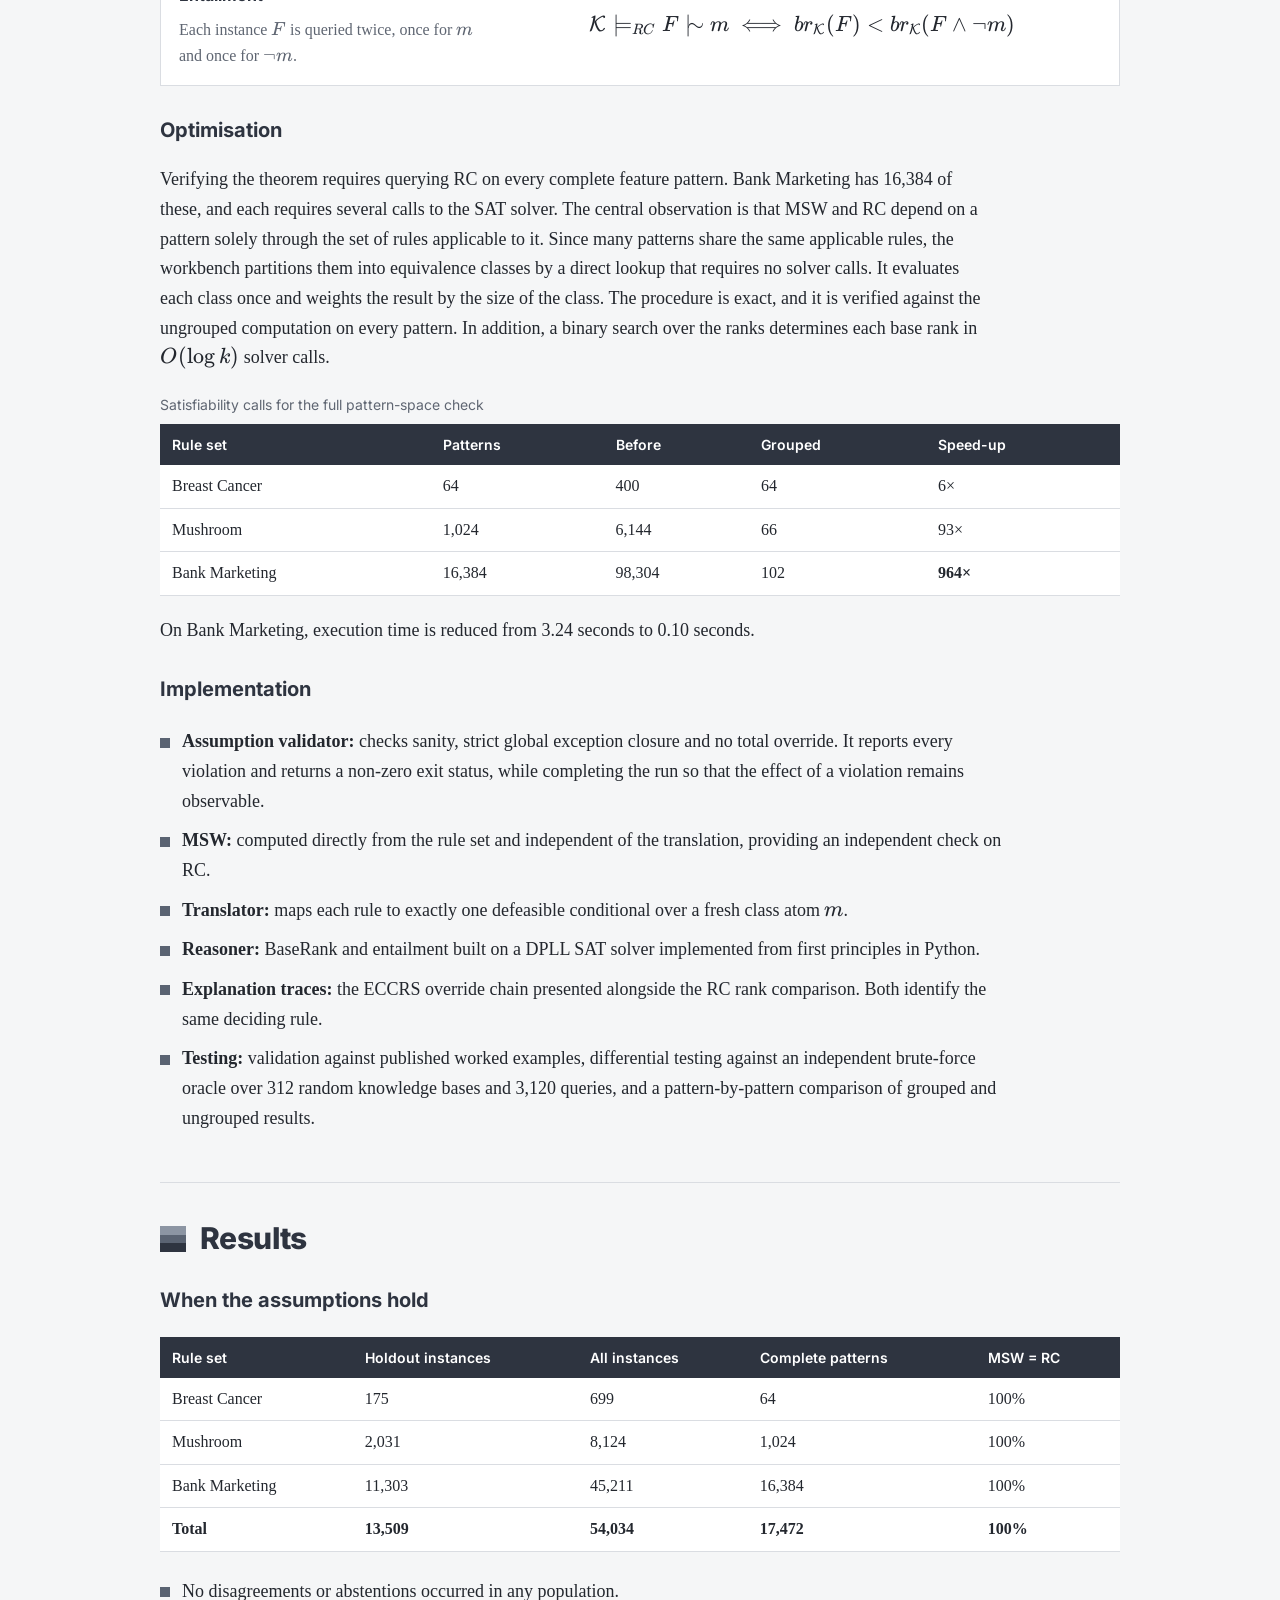
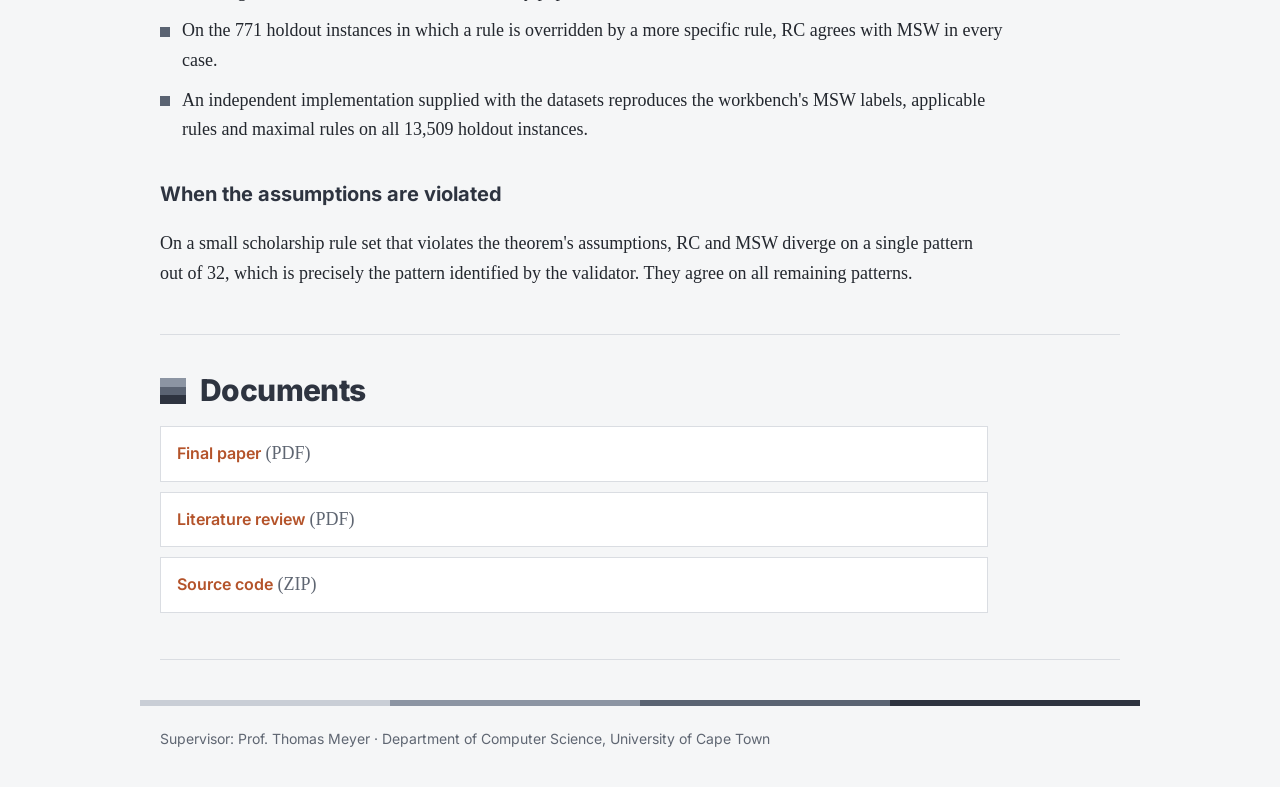
<file: daniel/index.html>
<!DOCTYPE html>
<html lang="en">
<head>
  <meta charset="utf-8">
  <meta name="viewport" content="width=device-width, initial-scale=1">
  <title>Daniel Schlesinger: Rational Closure | EDRS</title>
  <link rel="stylesheet" href="../style.css">
  <link rel="stylesheet" href="../katex/katex.min.css">
  <script defer src="../katex/katex.min.js"></script>
  <script defer src="../katex/contrib/auto-render.min.js"></script>
  <script>
    document.addEventListener("DOMContentLoaded", function () {
      renderMathInElement(document.body, {
        delimiters: [
          { left: "$$", right: "$$", display: true },
          { left: "$", right: "$", display: false }
        ],
        macros: { "\\dent": "\\mathrel{\\mid\\!\\sim}" }
      });
    });
  </script>
</head>
<body>

<header>
  <p class="back"><a href="../index.html">&larr; EDRS project</a></p>
  <h1>Rational Closure</h1>
  <p class="byline">Daniel Schlesinger &middot; <a href="mailto:SCHDAN066@myuct.ac.za">SCHDAN066@myuct.ac.za</a></p>
  <nav>
    <a href="#contribution">Contribution</a>
    <a href="#approach">Approach</a>
    <a href="#results">Results</a>
    <a href="#documents">Documents</a>
  </nav>
</header>

<main>

  <section id="contribution" class="explain">
    <h2>Contribution</h2>
    <p class="lead">
      I developed the EDRS workbench end to end and used it to evaluate the alignment theorem,
      which states that Rational Closure (RC) and Most Specific Wins (MSW) yield identical
      predictions on every instance of a rule set satisfying three structural conditions. I also
      designed an optimised RC procedure that reduces the satisfiability calls required to
      evaluate the largest rule set from 98,304 to 102.
    </p>
    <ul class="rules">
      <li><b>Workbench:</b> a Python command-line application that parses an ECCRS rule set,
        validates it, translates it into a KLM knowledge base, evaluates RC and MSW, and presents
        both explanation traces side by side. It has no runtime dependencies.</li>
      <li><b>Rational Closure:</b> BaseRank and entailment checking, implemented from first
        principles, including the SAT solver.</li>
      <li><b>Optimisation:</b> a 964-fold reduction in solver calls on Bank Marketing, with
        identical results.</li>
      <li><b>Verification:</b> a comparison of RC and MSW on three benchmark rule sets, together
        with a scholarship rule set that deliberately violates the theorem's assumptions.</li>
    </ul>
  </section>

  <section id="approach" class="explain">
    <h2>Approach</h2>

    <h3>The idea behind Rational Closure</h3>
    <p>
      Rational Closure orders the statements of a knowledge base by their degree of
      exceptionality. A query is answered by discarding the most general ranks until its premise
      is consistent with the remaining statements, and then testing whether the conclusion
      follows. The alignment theorem is formulated with respect to RC, and both Lexicographic
      Closure and System W extend its ranking.
    </p>

    <h3>How it is computed</h3>
    <div class="steps">
      <div class="step">
        <div  id="ranking" class="what">
          <strong>BaseRank</strong>
          <p>Statements whose premise is inconsistent with the remaining knowledge base are
            removed iteratively. Each removed layer is assigned the next rank, and any statement
            never removed receives rank $\infty$.</p>
        </div>
        $$\mathcal{E}_0 = \mathcal{K}, \qquad \mathcal{E}_{i+1} = \{ \alpha \dent \beta \in \mathcal{E}_i : \overrightarrow{\mathcal{E}_i} \models \neg\alpha \}$$
      </div>
      <div class="step">
        <div class="what">
          <strong>Base rank of a query</strong>
          <p>The lowest rank at which the premise is consistent with the statements at that rank
            and above.</p>
        </div>
        $$br_{\mathcal{K}}(\alpha) = \min \{ i : \overrightarrow{\mathcal{R}_{\geq i}} \not\models \neg\alpha \}$$
      </div>
      <div class="step">
        <div class="what">
          <strong>Entailment</strong>
          <p>Each instance $F$ is queried twice, once for $m$ and once for $\neg m$.</p>
        </div>
        $$\mathcal{K} \models_{RC} F \dent m \iff br_{\mathcal{K}}(F) \lt br_{\mathcal{K}}(F \land \neg m)$$
      </div>
    </div>

    <h3>Optimisation</h3>
    <p>
      Verifying the theorem requires querying RC on every complete feature pattern. Bank
      Marketing has 16,384 of these, and each requires several calls to the SAT solver. The
      central observation is that MSW and RC depend on a pattern solely through the set of rules
      applicable to it. Since many patterns share the same applicable rules, the workbench
      partitions them into equivalence classes by a direct lookup that requires no solver calls.
      It evaluates each class once and weights the result by the size of the class. The procedure
      is exact, and it is verified against the ungrouped computation on every pattern. In
      addition, a binary search over the ranks determines each base rank in $O(\log k)$ solver
      calls.
    </p>
    <table>
      <caption>Satisfiability calls for the full pattern-space check</caption>
      <thead>
        <tr><th>Rule set</th><th>Patterns</th><th>Before</th><th>Grouped</th><th>Speed-up</th></tr>
      </thead>
      <tbody>
        <tr><td>Breast Cancer</td><td>64</td><td>400</td><td>64</td><td>6&times;</td></tr>
        <tr><td>Mushroom</td><td>1,024</td><td>6,144</td><td>66</td><td>93&times;</td></tr>
        <tr><td>Bank Marketing</td><td>16,384</td><td>98,304</td><td>102</td><td><b>964&times;</b></td></tr>
      </tbody>
    </table>
    <p>On Bank Marketing, execution time is reduced from 3.24 seconds to 0.10 seconds.</p>

    <h3>Implementation</h3>
    <ul class="rules">
      <li><b>Assumption validator:</b> checks sanity, strict global exception closure and no
        total override. It reports every violation and returns a non-zero exit status, while
        completing the run so that the effect of a violation remains observable.</li>
      <li><b>MSW:</b> computed directly from the rule set and independent of the translation,
        providing an independent check on RC.</li>
      <li><b>Translator:</b> maps each rule to exactly one defeasible conditional over a fresh
        class atom $m$.</li>
      <li><b>Reasoner:</b> BaseRank and entailment built on a DPLL SAT solver implemented from
        first principles in Python.</li>
      <li><b>Explanation traces:</b> the ECCRS override chain presented alongside the RC rank
        comparison. Both identify the same deciding rule.</li>
      <li><b>Testing:</b> validation against published worked examples, differential testing
        against an independent brute-force oracle over 312 random knowledge bases and 3,120
        queries, and a pattern-by-pattern comparison of grouped and ungrouped results.</li>
    </ul>
  </section>

  <section id="results" class="explain">
    <h2>Results</h2>

    <h3>When the assumptions hold</h3>
    <table>
      <thead>
        <tr><th>Rule set</th><th>Holdout instances</th><th>All instances</th><th>Complete patterns</th><th>MSW = RC</th></tr>
      </thead>
      <tbody>
        <tr><td>Breast Cancer</td><td>175</td><td>699</td><td>64</td><td>100%</td></tr>
        <tr><td>Mushroom</td><td>2,031</td><td>8,124</td><td>1,024</td><td>100%</td></tr>
        <tr><td>Bank Marketing</td><td>11,303</td><td>45,211</td><td>16,384</td><td>100%</td></tr>
        <tr><td><b>Total</b></td><td><b>13,509</b></td><td><b>54,034</b></td><td><b>17,472</b></td><td><b>100%</b></td></tr>
      </tbody>
    </table>
    <ul class="rules">
      <li>No disagreements or abstentions occurred in any population.</li>
      <li>On the 771 holdout instances in which a rule is overridden by a more specific rule, RC
        agrees with MSW in every case.</li>
      <li>An independent implementation supplied with the datasets reproduces the workbench's MSW
        labels, applicable rules and maximal rules on all 13,509 holdout instances.</li>
    </ul>

    <h3>When the assumptions are violated</h3>
    <p>
      On a small scholarship rule set that violates the theorem's assumptions, RC and MSW diverge
      on a single pattern out of 32, which is precisely the pattern identified by the validator.
      They agree on all remaining patterns.
    </p>
  </section>

  <section id="documents">
    <h2>Documents</h2>
    <ul>
      <li><a href="docs/paper.pdf">Final paper</a> (PDF)</li>
      <li><a href="docs/literature-review.pdf">Literature review</a> (PDF)</li>
      <li><a href="docs/edrs-workbench.zip">Source code</a> (ZIP)</li>
    </ul>
  </section>

</main>

<footer>
  <p>Supervisor: Prof. Thomas Meyer &middot; Department of Computer Science, University of Cape Town</p>
</footer>

</body>
</html>
</file>
<file: style.css>
/* EDRS project website: slate and rust, with strata (ranked layers) motifs */

@font-face { font-family: "Inter"; font-weight: 400; font-style: normal; font-display: swap; src: url("fonts/inter-latin-400-normal.woff2") format("woff2"); }
@font-face { font-family: "Inter"; font-weight: 500; font-style: normal; font-display: swap; src: url("fonts/inter-latin-500-normal.woff2") format("woff2"); }
@font-face { font-family: "Inter"; font-weight: 600; font-style: normal; font-display: swap; src: url("fonts/inter-latin-600-normal.woff2") format("woff2"); }
@font-face { font-family: "Inter"; font-weight: 700; font-style: normal; font-display: swap; src: url("fonts/inter-latin-700-normal.woff2") format("woff2"); }
@font-face { font-family: "Inter"; font-weight: 800; font-style: normal; font-display: swap; src: url("fonts/inter-latin-800-normal.woff2") format("woff2"); }

:root
{
  --bg: #F5F6F7;
  --card: #FFFFFF;
  --ink: #23272E;
  --muted: #5F6672;
  --rule: #DADDE2;
  --slate: #2E3440;
  --s0: #C9CED6;
  --s1: #8C95A3;
  --s2: #5A6372;
  --rust: #B4532A;
  --rust-dark: #8C3D1E;
  --rust-light: #F0A27C;
  --sans: "Inter", Helvetica, Arial, sans-serif;
  --serif: Charter, "Bitstream Charter", Georgia, "Times New Roman", serif;
  --gut: max(20px, calc((100% - 960px) / 2));
}

html { scroll-behavior: smooth; }

body
{
  margin: 0;
  background: var(--bg);
  color: var(--ink);
  font-family: var(--serif);
  font-size: 18px;
  line-height: 1.65;
}

a { color: var(--rust); }
a:hover { color: var(--rust-dark); }
:focus-visible { outline: 2px solid var(--rust); outline-offset: 2px; }

h1, h2, h3, nav, th, caption, figcaption, .card strong { font-family: var(--sans); }

/* ---------- Header (individual pages): slate block with a strata staircase ---------- */

header
{
  position: relative;
  overflow: hidden;
  background: var(--slate);
  color: #fff;
  padding: 28px var(--gut) 0;
}

header > * { position: relative; z-index: 1; }

header:not(.home)::after
{
  content: "";
  position: absolute;
  right: 0;
  bottom: 0;
  width: 34%;
  height: 100%;
  background:
    linear-gradient(var(--s0), var(--s0)) right bottom / 100% 25% no-repeat,
    linear-gradient(var(--s1), var(--s1)) right bottom / 75% 50% no-repeat,
    linear-gradient(var(--s2), var(--s2)) right bottom / 50% 75% no-repeat,
    linear-gradient(#3B4250, #3B4250) right bottom / 25% 100% no-repeat;
}

.back { margin: 0; }
.back a { font: 15px var(--sans); color: var(--s0); text-decoration: none; }
.back a:hover { color: #fff; }

header h1
{
  max-width: none;
  margin: 30px 0 10px;
  font-size: clamp(40px, 6vw, 64px);
  font-weight: 800;
  line-height: 1.02;
  letter-spacing: -0.035em;
}

.byline { margin: 0; font: 15px var(--sans); color: var(--s0); }
.byline a { color: var(--rust-light); }

nav
{
  display: flex;
  flex-wrap: wrap;
  gap: 4px 28px;
  max-width: 56%;
  margin-top: 28px;
  padding: 14px 0;
  border-top: 1px solid rgba(255, 255, 255, 0.14);
  font-size: 15px;
  font-weight: 500;
}

nav a
{
  color: var(--s0);
  text-decoration: none;
  border-bottom: 3px solid transparent;
  padding-bottom: 11px;
  margin-bottom: -14px;
}

nav a:hover, nav a:focus-visible { color: #fff; border-bottom-color: var(--rust); }

/* ---------- Header (project page): hero with a worked Rational Closure example ---------- */

header.home { padding: 0; background: var(--bg); color: var(--ink); }

.hero
{
  display: grid;
  grid-template-columns: minmax(0, 1fr);
  max-width: 960px;
  margin: 0 auto;
  padding: 48px 20px;
}

.hero-text
{
  display: flex;
  flex-direction: column;
  justify-content: space-between;
  gap: 24px;
}

.kicker { margin: 0; font: 600 14px var(--sans); color: var(--rust); }

header.home h1
{
  max-width: none;
  margin: 12px 0 16px;
  color: var(--slate);
  font-size: clamp(36px, 5vw, 60px);
}

.summary { margin: 0; max-width: 36em; font-size: 19px; }
.members { margin: 0; font: 14px var(--sans); color: var(--muted); }

header.home nav
{
  max-width: none;
  margin: 0;
  padding: 14px var(--gut);
  border: 0;
  background: var(--slate);
}

/* ---------- Page body ---------- */

main
{
  max-width: 960px;
  margin: 0 auto;
  padding: 8px 20px 40px;
}

section { padding: 28px 0; border-bottom: 1px solid var(--rule); }
section section { padding: 16px 0 0; border-bottom: 0; }

h2
{
  display: flex;
  align-items: center;
  gap: 14px;
  margin: 10px 0 14px;
  font-size: 30px;
  font-weight: 800;
  line-height: 1.15;
  letter-spacing: -0.02em;
  color: var(--slate);
}

h2::before
{
  content: "";
  flex: none;
  width: 26px;
  height: 26px;
  background: linear-gradient(var(--s1) 0 33.3%, var(--s2) 33.3% 66.6%, var(--slate) 66.6%);
}

h3 { margin: 28px 0 8px; font-size: 20px; font-weight: 700; color: var(--slate); }

p, li { max-width: 46em; }

.lead
{
  margin: 0 0 22px;
  font-size: 21px;
  line-height: 1.55;
}

.note { font-size: 0.9em; color: var(--muted); }
.tag { font-size: 0.85em; color: var(--muted); }
.punchline { font-size: 1.1em; color: var(--slate); }

dt { font-family: var(--sans); font-weight: 700; margin-top: 12px; }
dd { margin: 4px 0 0 20px; }
code { font-family: "Courier New", monospace; }

/* Lists of rules, statements and closures: small strata markers */

ul.rules, ul.closures { list-style: none; padding: 0; margin: 16px 0; }

ul.rules > li, ul.closures > li
{
  position: relative;
  padding: 5px 0 5px 22px;
}

ul.rules > li::before, ul.closures > li::before
{
  content: "";
  position: absolute;
  left: 0;
  top: 0.85em;
  width: 10px;
  height: 10px;
  background: var(--s2);
}

/* Contribution bullets become tiles */

#contribution ul.rules
{
  display: grid;
  grid-template-columns: repeat(auto-fit, minmax(320px, 1fr));
  gap: 14px;
}

#contribution ul.rules > li
{
  max-width: none;
  padding: 14px 16px;
  background: var(--card);
  border: 1px solid var(--rule);
  border-top: 4px solid var(--s2);
  font-size: 16px;
}

#contribution ul.rules > li::before { content: none; }
#contribution ul.rules > li b { display: block; margin-bottom: 4px; font: 700 16px var(--sans); color: var(--slate); }

/* Step-by-step formulas: stacked like ranks */

.steps
{
  display: grid;
  grid-template-columns: minmax(0, 1fr);
  margin: 16px 0;
  background: var(--card);
  border: 1px solid var(--rule);
}

.step
{
  display: flex;
  flex-wrap: wrap;
  align-items: center;
  gap: 8px 24px;
  padding: 16px 18px;
  border-bottom: 1px solid var(--rule);
  overflow-x: auto;
}

.step:last-child { border-bottom: 0; }

.step .what { flex: 0 1 300px; }
.step strong { font: 700 16px var(--sans); color: var(--slate); }
.step p { margin: 6px 0 0; font-size: 16px; color: var(--muted); }
.step > span { flex: 1; min-width: 0; max-width: 100%; }
.step .katex-display { margin: 0; }
.katex-display { max-width: 100%; overflow-x: auto; overflow-y: hidden; }
.step ul.closures { flex: 1; margin: 0; }

.step .n
{
  display: inline-flex;
  align-items: center;
  justify-content: center;
  width: 24px;
  height: 24px;
  margin-right: 8px;
  background: var(--slate);
  color: #fff;
  font: 700 13px var(--sans);
}

/* Worked traces */

.trace
{
  list-style: none;
  padding: 0;
  margin: 16px 0;
  max-width: 46em;
  background: var(--card);
  border: 1px solid var(--rule);
}

.trace li { padding: 8px 16px; border-bottom: 1px solid var(--rule); }
.trace li:last-child { border-bottom: 0; }

.trace .k
{
  display: inline-block;
  min-width: 90px;
  font: 700 13px var(--sans);
  color: var(--rust);
}

.trace li.answer { background: var(--slate); color: #fff; font-weight: bold; font-size: 1.1em; }
.trace li.answer .k { color: var(--rust-light); }

/* Tables */

table
{
  width: 100%;
  margin: 20px 0;
  border-collapse: collapse;
  background: var(--card);
  font-size: 16px;
}

caption
{
  caption-side: top;
  padding-bottom: 8px;
  font-size: 14px;
  color: var(--muted);
  text-align: left;
}

th
{
  padding: 9px 12px;
  background: var(--slate);
  color: #fff;
  font-size: 14px;
  font-weight: 600;
  text-align: left;
}

td { padding: 8px 12px; border-bottom: 1px solid var(--rule); text-align: left; }
tbody tr:hover td { background: #F0F2F4; }

/* Big-number results strip */

.stats { display: flex; flex-wrap: wrap; gap: 20px 56px; margin: 8px 0 24px; }

.stat
{
  margin: 0;
  font: 800 clamp(36px, 5vw, 48px)/1 var(--sans);
  letter-spacing: -0.03em;
  color: var(--slate);
}

.stat small { display: block; margin-top: 8px; font-size: 14px; font-weight: 500; letter-spacing: 0; color: var(--muted); }
.stat.hot { color: var(--rust); }

/* Team cards */

.cards
{
  display: grid;
  grid-template-columns: repeat(auto-fit, minmax(220px, 1fr));
  background: var(--card);
  border: 1px solid var(--rule);
}

.card
{
  display: block;
  padding: 18px 20px;
  border-top: 5px solid var(--s1);
  border-right: 1px solid var(--rule);
  color: var(--ink);
  text-decoration: none;
}

.card:nth-child(2) { border-top-color: var(--s2); }
.card:nth-child(3) { border-top-color: var(--slate); border-right: 0; }
.card:hover { background: #F0F2F4; color: var(--ink); }
.card:hover strong { color: var(--rust); }
.card strong { display: block; font-size: 17px; font-weight: 700; color: var(--slate); }
.card span { display: block; font-size: 15px; color: var(--muted); }

/* Documents */

#documents ul { list-style: none; padding: 0; display: grid; gap: 10px; max-width: 46em; }

#documents li
{
  padding: 12px 16px;
  background: var(--card);
  border: 1px solid var(--rule);
  color: var(--muted);
}

#documents li a { font: 600 16px var(--sans); text-decoration: none; }
#documents li a:hover { text-decoration: underline; }

/* Figures and the workbench diagram */

figure { margin: 20px 0; }
figure img { display: block; max-width: 100%; height: auto; margin: 0 auto; }
figcaption { font-size: 14px; color: var(--muted); text-align: center; }

.wb { display: block; width: 100%; height: auto; }
.wb .lines { fill: none; stroke: var(--slate); stroke-width: 1.6; }
.wb marker path { fill: var(--slate); }
.wb rect { stroke: var(--slate); stroke-width: 1.6; transition: fill 0.15s; }
.wb a text { font: 600 17px var(--sans); text-anchor: middle; dominant-baseline: central; fill: var(--slate); pointer-events: none; }
.wb a { cursor: pointer; }
.wb a:hover rect, .wb a:focus rect { fill: #F6E3DA; }
.wb .lbl { font: italic 13px var(--serif); fill: var(--muted); }

/* Footer with a strata rule */

footer
{
  max-width: 960px;
  margin: 0 auto;
  padding: 30px 20px 40px;
  background: linear-gradient(to right, var(--s0) 0 25%, var(--s1) 25% 50%, var(--s2) 50% 75%, var(--slate) 75%) top / 100% 6px no-repeat;
  font: 14px var(--sans);
  color: var(--muted);
}

footer p { margin: 0; max-width: none; }

/* ---------- Small screens ---------- */

@media (max-width: 760px)
{
  body { font-size: 17px; }

  header:not(.home)::after { width: 30%; opacity: 0.5; }
  header h1 { max-width: none; }
  nav { max-width: none; gap: 4px 20px; }

  .hero { padding: 32px 20px; }


  h2 { font-size: 26px; }
  .lead { font-size: 19px; }

  table { display: block; overflow-x: auto; }

  .card { border-right: 0; border-bottom: 1px solid var(--rule); }
}

@media (prefers-reduced-motion: reduce)
{
  html { scroll-behavior: auto; }
  .wb rect { transition: none; }
}
</file>
